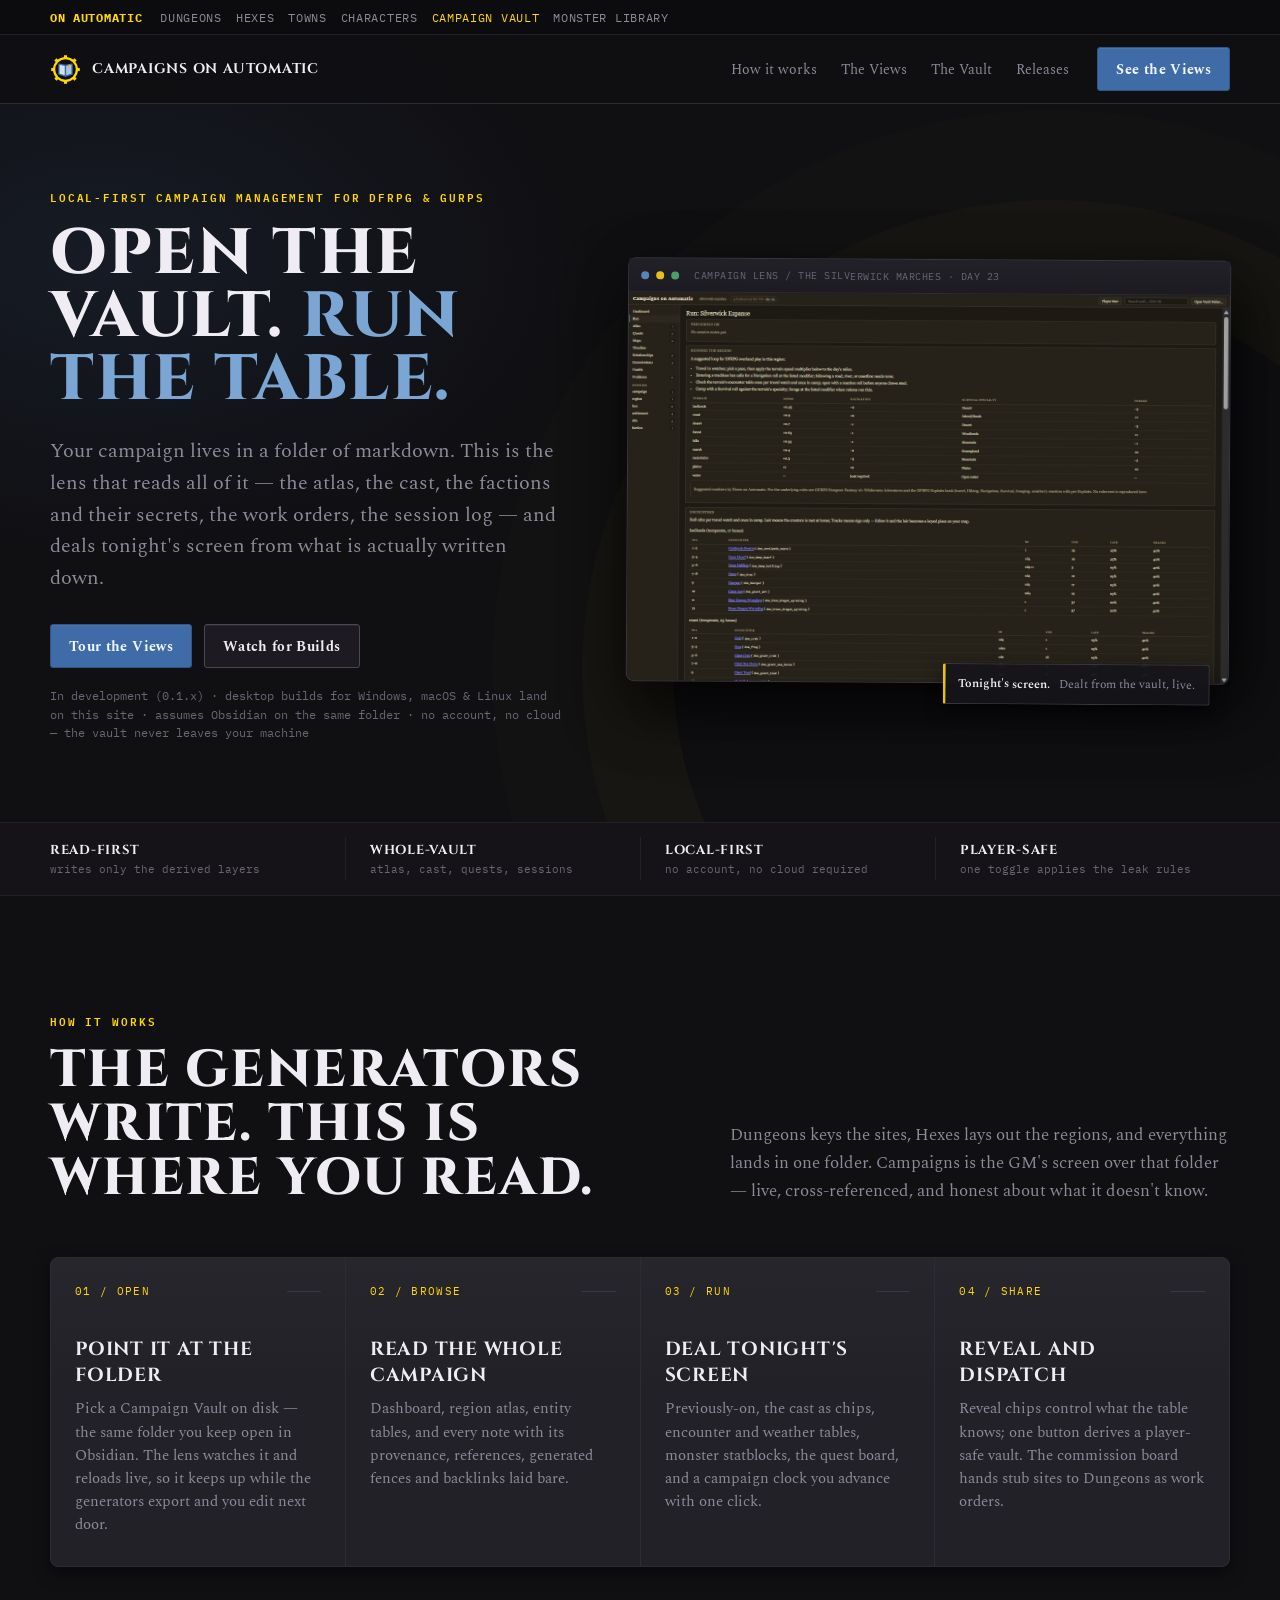
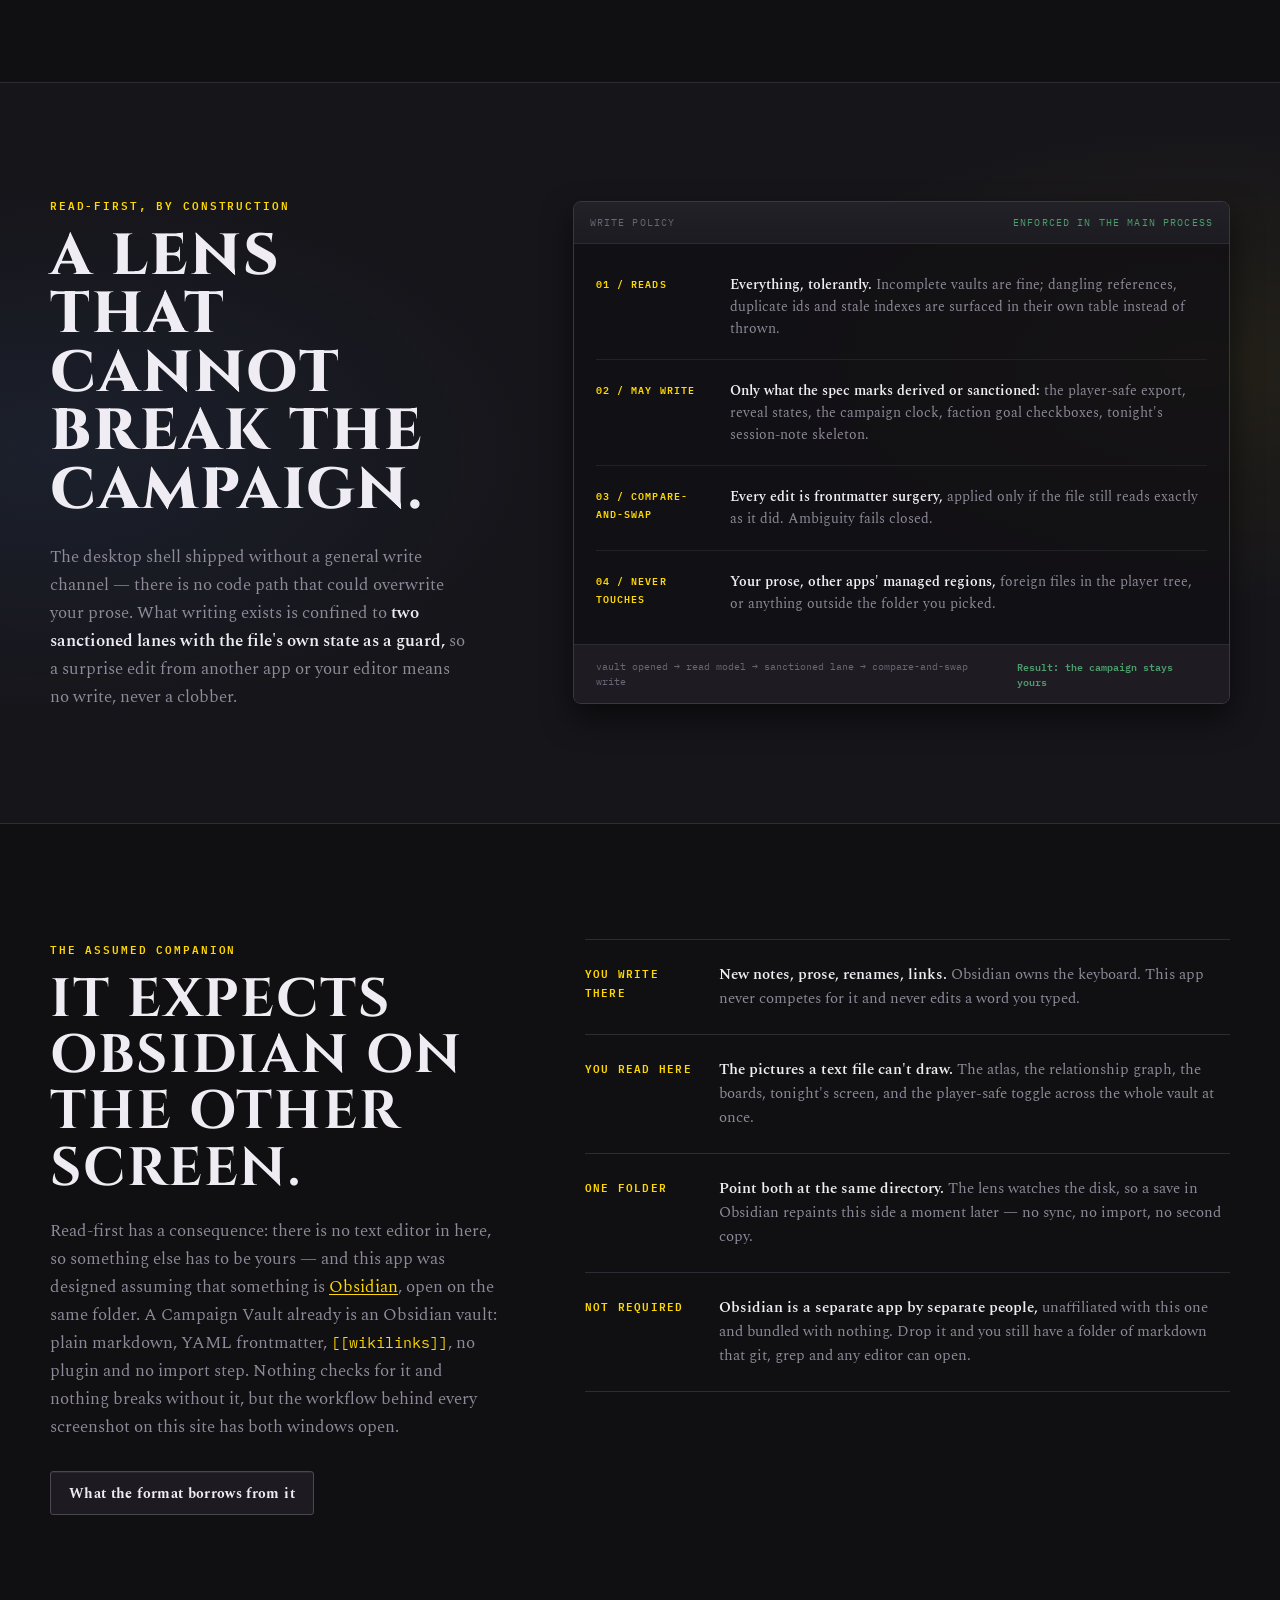
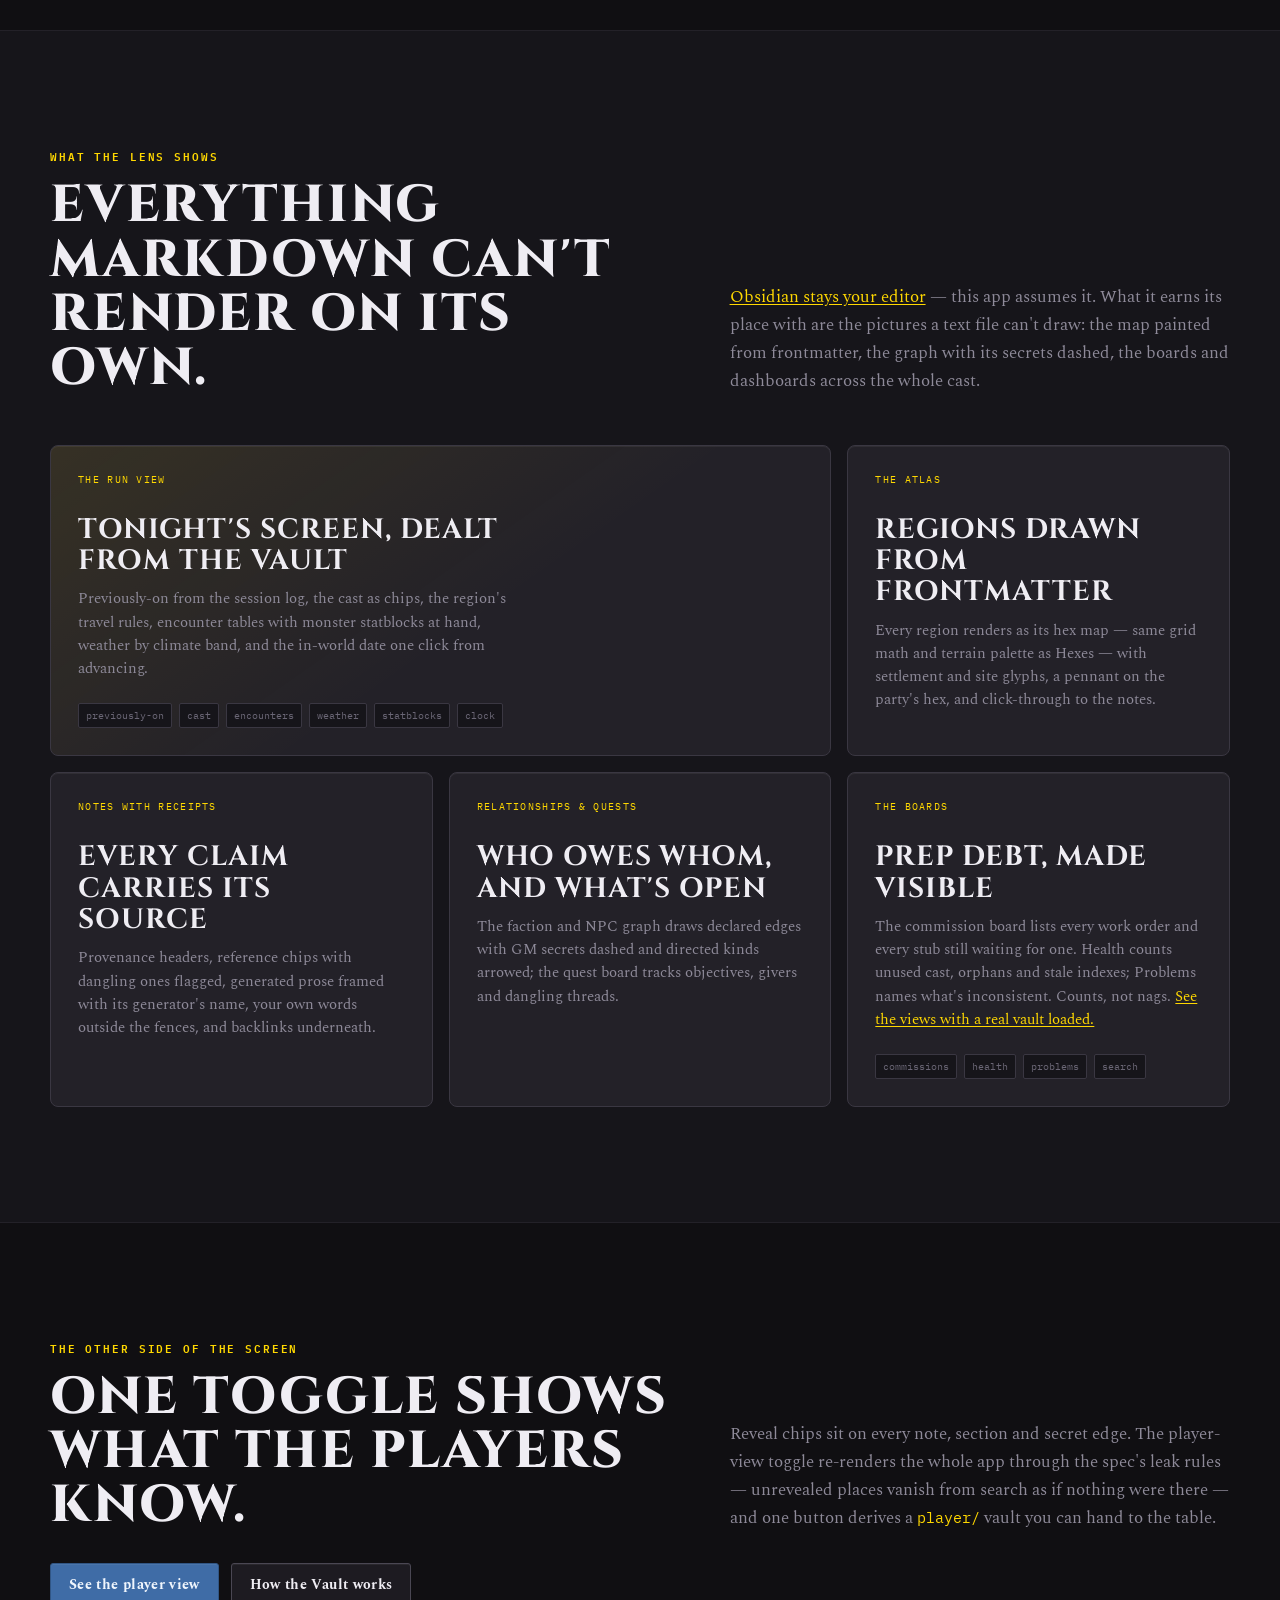
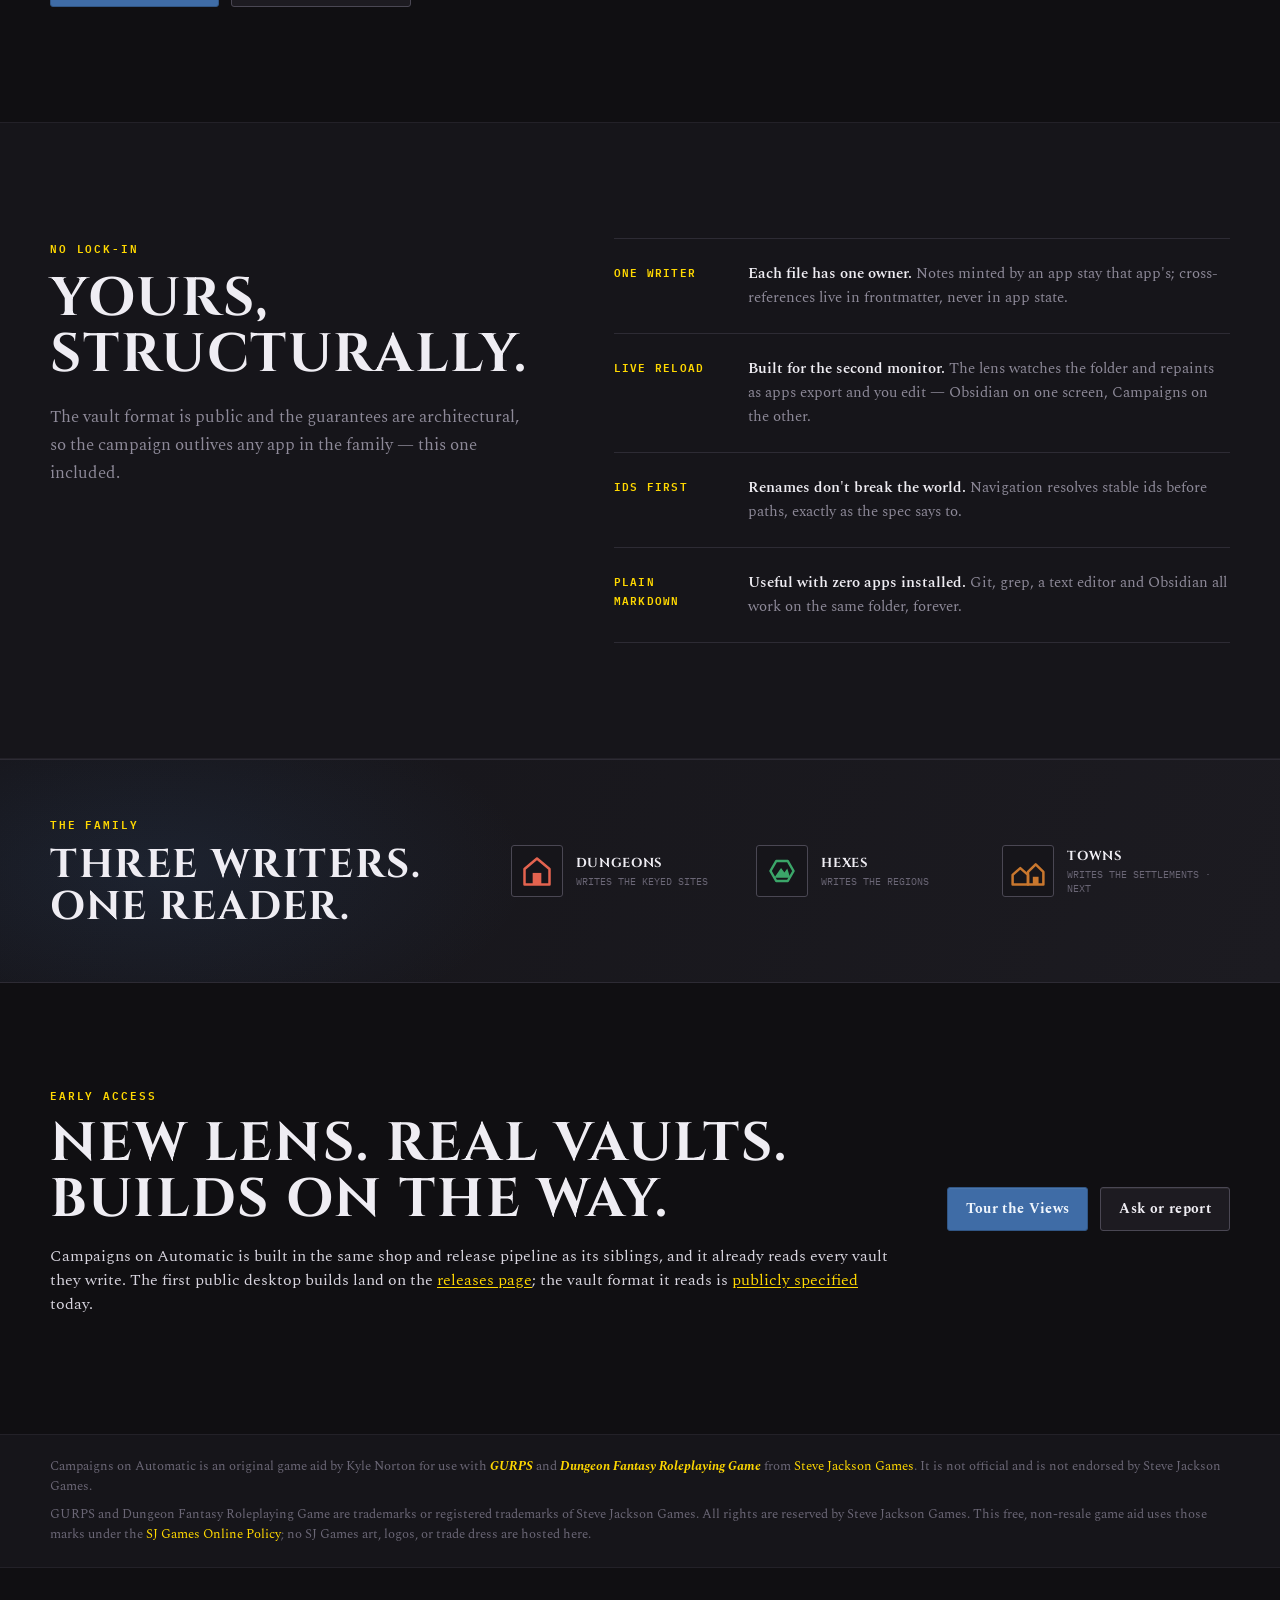
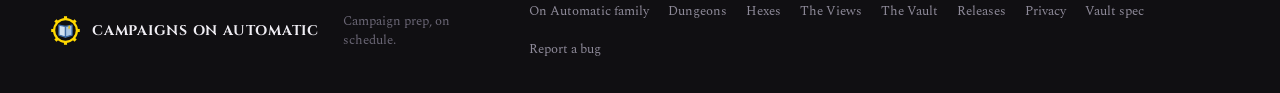
<file: index.html>
<!DOCTYPE html>
<html lang="en">
<head>
  <meta charset="utf-8">
  <meta name="viewport" content="width=device-width, initial-scale=1.0">
  <meta name="description" content="A local-first desktop app that opens a Campaign Vault — the markdown world Dungeons and Hexes on Automatic write into — and shows the whole campaign: atlas, cast, factions, quests, commissions and session tools, with a player-safe view one toggle away. Read-first, and built to sit beside Obsidian on the same folder.">
  <title>Campaigns on Automatic — Campaign Vault Browser for DFRPG &amp; GURPS</title>
  <link rel="canonical" href="https://campaignsonautomatic.com/">
  <meta property="og:site_name" content="Campaigns on Automatic">
  <meta property="og:type" content="website">
  <meta property="og:title" content="Campaigns on Automatic — Campaign Vault Browser for DFRPG &amp; GURPS">
  <meta property="og:description" content="Open the vault. Run the table. The campaign lens of the On Automatic family reads the whole vault — atlas, cast, factions, quests, commissions, session tools — and cannot break it. Designed to run beside Obsidian, not instead of it.">
  <meta property="og:url" content="https://campaignsonautomatic.com/">
  <meta property="og:image" content="https://campaignsonautomatic.com/assets/site/lens-hero.png">
  <meta property="og:image:width" content="1240">
  <meta property="og:image:height" content="800">
  <meta property="og:image:alt" content="The Campaigns on Automatic run view: travel rules, encounter tables and weather for a region, dealt from the vault.">
  <meta name="twitter:card" content="summary_large_image">
  <link rel="icon" href="assets/brand/favicon.svg" type="image/svg+xml">
  <link rel="stylesheet" href="styles.css">
  <link rel="stylesheet" href="site.css">
</head>
<body>
  <div class="site-family" aria-label="On Automatic family">
    <div class="site-wrap site-family__inner">
      <a class="site-family__brand" href="https://dungeonsonautomatic.com/family.html">On Automatic</a>
      <div class="site-family__links"><a href="https://dungeonsonautomatic.com/">Dungeons</a><a href="https://hexesonautomatic.com/">Hexes</a><a href="https://townsonautomatic.com/">Towns</a><a href="https://dungeonsonautomatic.com/characters.html">Characters</a><a href="index.html" aria-current="page">Campaign Vault</a><a href="https://dungeonsonautomatic.com/monsters.html">Monster Library</a></div>
    </div>
  </div>
  <nav class="site-nav" aria-label="Main navigation">
    <div class="site-wrap site-nav__inner">
      <a class="site-brand" href="#top" aria-label="Campaigns on Automatic home">
        <img src="assets/brand/coa_logo_transparent.svg" alt="">
        <span>Campaigns on Automatic</span>
      </a>
      <div class="site-nav__links">
        <a href="#workflow">How it works</a>
        <a href="tour.html">The Views</a>
        <a href="vault.html">The Vault</a>
        <a href="releases.html">Releases</a>
      </div>
      <a class="site-button site-button--primary" href="tour.html">See the Views</a>
    </div>
  </nav>

  <header class="site-hero" id="top">
    <div class="site-wrap site-hero__grid">
      <div class="site-hero__copy">
        <div class="site-eyebrow">Local-first campaign management for DFRPG &amp; GURPS</div>
        <h1>Open the vault. <em>Run the table.</em></h1>
        <p class="site-hero__lede">Your campaign lives in a folder of markdown. This is the lens that reads all of it &mdash; the atlas, the cast, the factions and their secrets, the work orders, the session log &mdash; and deals tonight's screen from what is actually written down.</p>
        <div class="site-hero__actions">
          <a class="site-button site-button--primary" href="tour.html">Tour the Views</a>
          <a class="site-button site-button--quiet" href="releases.html#downloads">Watch for Builds</a>
        </div>
        <p class="site-hero__note">In development (0.1.x) &middot; desktop builds for Windows, macOS &amp; Linux land on this site &middot; assumes Obsidian on the same folder &middot; no account, no cloud &mdash; the vault never leaves your machine</p>
      </div>

      <div class="product-window" aria-label="Campaigns on Automatic workspace preview">
        <div class="product-window__bar" aria-hidden="true"><i></i><i></i><i></i><span>CAMPAIGN LENS / THE SILVERWICK MARCHES · DAY 23</span></div>
        <img src="assets/site/lens-hero.png" alt="The Campaigns on Automatic run view for a region: previously-on panel, travel rules table, and per-terrain encounter tables with linked monsters, dealt from the vault.">
        <div class="product-window__caption"><strong>Tonight's screen.</strong> Dealt from the vault, live.</div>
      </div>
    </div>
  </header>

  <div class="proof-strip" aria-label="Product highlights">
    <div class="site-wrap proof-strip__inner">
      <div class="proof"><b>Read-first</b><span>writes only the derived layers</span></div>
      <div class="proof"><b>Whole-vault</b><span>atlas, cast, quests, sessions</span></div>
      <div class="proof"><b>Local-first</b><span>no account, no cloud required</span></div>
      <div class="proof"><b>Player-safe</b><span>one toggle applies the leak rules</span></div>
    </div>
  </div>

  <main>
    <section class="site-section" id="workflow">
      <div class="site-wrap">
        <div class="section-heading">
          <div>
            <div class="site-eyebrow">How it works</div>
            <h2>The generators write. This is where you read.</h2>
          </div>
          <p>Dungeons keys the sites, Hexes lays out the regions, and everything lands in one folder. Campaigns is the GM's screen over that folder &mdash; live, cross-referenced, and honest about what it doesn't know.</p>
        </div>

        <div class="workflow">
          <article class="workflow__step">
            <div class="workflow__number">01 / OPEN</div>
            <h3>Point it at the folder</h3>
            <p>Pick a Campaign Vault on disk &mdash; the same folder you keep open in Obsidian. The lens watches it and reloads live, so it keeps up while the generators export and you edit next door.</p>
          </article>
          <article class="workflow__step">
            <div class="workflow__number">02 / BROWSE</div>
            <h3>Read the whole campaign</h3>
            <p>Dashboard, region atlas, entity tables, and every note with its provenance, references, generated fences and backlinks laid bare.</p>
          </article>
          <article class="workflow__step">
            <div class="workflow__number">03 / RUN</div>
            <h3>Deal tonight's screen</h3>
            <p>Previously-on, the cast as chips, encounter and weather tables, monster statblocks, the quest board, and a campaign clock you advance with one click.</p>
          </article>
          <article class="workflow__step">
            <div class="workflow__number">04 / SHARE</div>
            <h3>Reveal and dispatch</h3>
            <p>Reveal chips control what the table knows; one button derives a player-safe vault. The commission board hands stub sites to Dungeons as work orders.</p>
          </article>
        </div>
      </div>
    </section>

    <section class="hybrid" id="write-policy" aria-labelledby="write-policy-title">
      <div class="site-wrap hybrid__inner">
        <div>
          <div class="site-eyebrow">Read-first, by construction</div>
          <h2 id="write-policy-title">A lens that cannot break the campaign.</h2>
          <p class="hybrid__lede">The desktop shell shipped without a general write channel &mdash; there is no code path that could overwrite your prose. What writing exists is confined to <strong>two sanctioned lanes with the file's own state as a guard,</strong> so a surprise edit from another app or your editor means no write, never a clobber.</p>
        </div>

        <div class="hybrid__machine" aria-label="What the app may and may not write">
          <div class="hybrid__machine-head"><span>Write policy</span><span>Enforced in the main process</span></div>
          <div class="hybrid__flow">
            <div class="hybrid__step"><b>01 / Reads</b><p><strong>Everything, tolerantly.</strong> Incomplete vaults are fine; dangling references, duplicate ids and stale indexes are surfaced in their own table instead of thrown.</p></div>
            <div class="hybrid__step"><b>02 / May write</b><p><strong>Only what the spec marks derived or sanctioned:</strong> the player-safe export, reveal states, the campaign clock, faction goal checkboxes, tonight's session-note skeleton.</p></div>
            <div class="hybrid__step"><b>03 / Compare-and-swap</b><p><strong>Every edit is frontmatter surgery,</strong> applied only if the file still reads exactly as it did. Ambiguity fails closed.</p></div>
            <div class="hybrid__step"><b>04 / Never touches</b><p><strong>Your prose, other apps' managed regions,</strong> foreign files in the player tree, or anything outside the folder you picked.</p></div>
          </div>
          <div class="hybrid__result"><span>vault opened &rarr; read model &rarr; sanctioned lane &rarr; compare-and-swap write</span><strong>Result: the campaign stays yours</strong></div>
        </div>
      </div>
    </section>

    <section class="site-section" id="obsidian">
      <div class="site-wrap control-grid">
        <div>
          <div class="site-eyebrow">The assumed companion</div>
          <h2>It expects Obsidian on the other screen.</h2>
          <p class="control-grid__lede">Read-first has a consequence: there is no text editor in here, so something else has to be yours &mdash; and this app was designed assuming that something is <a href="https://obsidian.md/">Obsidian</a>, open on the same folder. A Campaign Vault already is an Obsidian vault: plain markdown, YAML frontmatter, <code>[[wikilinks]]</code>, no plugin and no import step. Nothing checks for it and nothing breaks without it, but the workflow behind every screenshot on this site has both windows open.</p>
          <div class="site-hero__actions">
            <a class="site-button site-button--quiet" href="vault.html#obsidian">What the format borrows from it</a>
          </div>
        </div>
        <div class="control-list">
          <div class="control-item"><b>You write there</b><p><strong>New notes, prose, renames, links.</strong> Obsidian owns the keyboard. This app never competes for it and never edits a word you typed.</p></div>
          <div class="control-item"><b>You read here</b><p><strong>The pictures a text file can't draw.</strong> The atlas, the relationship graph, the boards, tonight's screen, and the player-safe toggle across the whole vault at once.</p></div>
          <div class="control-item"><b>One folder</b><p><strong>Point both at the same directory.</strong> The lens watches the disk, so a save in Obsidian repaints this side a moment later &mdash; no sync, no import, no second copy.</p></div>
          <div class="control-item"><b>Not required</b><p><strong>Obsidian is a separate app by separate people,</strong> unaffiliated with this one and bundled with nothing. Drop it and you still have a folder of markdown that git, grep and any editor can open.</p></div>
        </div>
      </div>
    </section>

    <section class="site-section site-section--sunken" id="views">
      <div class="site-wrap">
        <div class="section-heading">
          <div>
            <div class="site-eyebrow">What the lens shows</div>
            <h2>Everything markdown can't render on its own.</h2>
          </div>
          <p><a href="#obsidian">Obsidian stays your editor</a> &mdash; this app assumes it. What it earns its place with are the pictures a text file can't draw: the map painted from frontmatter, the graph with its secrets dashed, the boards and dashboards across the whole cast.</p>
        </div>

        <div class="artifact-grid">
          <article class="artifact artifact--wide artifact--brass">
            <div class="artifact__label">The run view</div>
            <h3>Tonight's screen, dealt from the vault</h3>
            <p>Previously-on from the session log, the cast as chips, the region's travel rules, encounter tables with monster statblocks at hand, weather by climate band, and the in-world date one click from advancing.</p>
            <div class="artifact__tags"><span>previously-on</span><span>cast</span><span>encounters</span><span>weather</span><span>statblocks</span><span>clock</span></div>
          </article>
          <article class="artifact artifact--lapis">
            <div class="artifact__label">The atlas</div>
            <h3>Regions drawn from frontmatter</h3>
            <p>Every region renders as its hex map &mdash; same grid math and terrain palette as Hexes &mdash; with settlement and site glyphs, a pennant on the party's hex, and click-through to the notes.</p>
          </article>
          <article class="artifact">
            <div class="artifact__label">Notes with receipts</div>
            <h3>Every claim carries its source</h3>
            <p>Provenance headers, reference chips with dangling ones flagged, generated prose framed with its generator's name, your own words outside the fences, and backlinks underneath.</p>
          </article>
          <article class="artifact">
            <div class="artifact__label">Relationships &amp; quests</div>
            <h3>Who owes whom, and what's open</h3>
            <p>The faction and NPC graph draws declared edges with GM secrets dashed and directed kinds arrowed; the quest board tracks objectives, givers and dangling threads.</p>
          </article>
          <article class="artifact">
            <div class="artifact__label">The boards</div>
            <h3>Prep debt, made visible</h3>
            <p>The commission board lists every work order and every stub still waiting for one. Health counts unused cast, orphans and stale indexes; Problems names what's inconsistent. Counts, not nags. <a href="tour.html">See the views with a real vault loaded.</a></p>
            <div class="artifact__tags"><span>commissions</span><span>health</span><span>problems</span><span>search</span></div>
          </article>
        </div>
      </div>
    </section>

    <section class="site-section" id="player-view">
      <div class="site-wrap">
        <div class="section-heading">
          <div>
            <div class="site-eyebrow">The other side of the screen</div>
            <h2>One toggle shows what the players know.</h2>
          </div>
          <p>Reveal chips sit on every note, section and secret edge. The player-view toggle re-renders the whole app through the spec's leak rules &mdash; unrevealed places vanish from search as if nothing were there &mdash; and one button derives a <code style="font-family: var(--font-mono); font-size: 0.9em; color: var(--brass-300);">player/</code> vault you can hand to the table.</p>
        </div>
        <div class="site-hero__actions">
          <a class="site-button site-button--primary" href="tour.html#player-view">See the player view</a>
          <a class="site-button site-button--quiet" href="vault.html">How the Vault works</a>
        </div>
      </div>
    </section>

    <section class="site-section site-section--sunken" id="structure">
      <div class="site-wrap control-grid">
        <div>
          <div class="site-eyebrow">No lock-in</div>
          <h2>Yours, structurally.</h2>
          <p class="control-grid__lede">The vault format is public and the guarantees are architectural, so the campaign outlives any app in the family &mdash; this one included.</p>
        </div>
        <div class="control-list">
          <div class="control-item"><b>One writer</b><p><strong>Each file has one owner.</strong> Notes minted by an app stay that app's; cross-references live in frontmatter, never in app state.</p></div>
          <div class="control-item"><b>Live reload</b><p><strong>Built for the second monitor.</strong> The lens watches the folder and repaints as apps export and you edit &mdash; Obsidian on one screen, Campaigns on the other.</p></div>
          <div class="control-item"><b>Ids first</b><p><strong>Renames don't break the world.</strong> Navigation resolves stable ids before paths, exactly as the spec says to.</p></div>
          <div class="control-item"><b>Plain markdown</b><p><strong>Useful with zero apps installed.</strong> Git, grep, a text editor and Obsidian all work on the same folder, forever.</p></div>
        </div>
      </div>
    </section>

    <section class="staff-band" aria-labelledby="staff-title">
      <div class="site-wrap staff-band__inner">
        <div>
          <div class="site-eyebrow">The family</div>
          <h2 id="staff-title">Three writers. One reader.</h2>
        </div>
        <div class="staff-band__roster staff-band__roster--three">
          <div class="staff-member">
            <svg viewBox="0 0 52 52" aria-hidden="true"><path d="M13 40 L13 24 L26 13 L39 24 L39 40 Z" fill="none" stroke="#e4634f" stroke-width="2.6" stroke-linejoin="round"/><rect x="21.5" y="28" width="9" height="12" fill="#e4634f"/></svg>
            <div><b><a href="https://dungeonsonautomatic.com/">Dungeons</a></b><span>writes the keyed sites</span></div>
          </div>
          <div class="staff-member">
            <svg viewBox="0 0 52 52" aria-hidden="true"><polygon points="38,26 32,36.4 20,36.4 14,26 20,15.6 32,15.6" fill="none" stroke="#3ba669" stroke-width="2.6" stroke-linejoin="round"/><polygon points="18,33 25,23 28.5,27.5 31.5,23.5 34.5,33" fill="#3ba669"/></svg>
            <div><b><a href="https://hexesonautomatic.com/">Hexes</a></b><span>writes the regions</span></div>
          </div>
          <div class="staff-member">
            <svg viewBox="0 0 52 52" aria-hidden="true"><g fill="none" stroke="#c9772e" stroke-width="2.6" stroke-linejoin="round"><path d="M10 40 L10 30 L18 23 L26 30 L26 40 Z"/><path d="M26 40 L26 27 L34 19 L42 27 L42 40 Z"/></g><rect x="31" y="32" width="6" height="8" fill="#c9772e"/></svg>
            <div><b><a href="https://townsonautomatic.com/">Towns</a></b><span>writes the settlements &middot; next</span></div>
          </div>
        </div>
      </div>
    </section>

    <section>
      <div class="site-wrap closing">
        <div>
          <div class="site-eyebrow">Early access</div>
          <h2>New lens. Real vaults. Builds on the way.</h2>
          <p>Campaigns on Automatic is built in the same shop and release pipeline as its siblings, and it already reads every vault they write. The first public desktop builds land on the <a href="releases.html">releases page</a>; the vault format it reads is <a href="https://github.com/Zuljita/CampaignsOnAutomatic">publicly specified</a> today.</p>
        </div>
        <div class="closing__actions">
          <a class="site-button site-button--primary" href="tour.html">Tour the Views</a>
          <a class="site-button site-button--quiet" href="https://github.com/Zuljita/DungeonsOnAutomaticSite/issues">Ask or report</a>
        </div>
      </div>
    </section>
  </main>

  <section class="legal-notice" aria-label="Steve Jackson Games notice">
    <div class="site-wrap wrap">
      <p>Campaigns on Automatic is an original game aid by Kyle Norton for use with <a href="https://www.sjgames.com/gurps/"><b><i>GURPS</i></b></a> and <a href="https://www.sjgames.com/dungeonfantasy/"><b><i>Dungeon Fantasy Roleplaying Game</i></b></a> from <a href="https://www.sjgames.com/">Steve Jackson Games</a>. It is not official and is not endorsed by Steve Jackson Games.</p>
      <p>GURPS and Dungeon Fantasy Roleplaying Game are trademarks or registered trademarks of Steve Jackson Games. All rights are reserved by Steve Jackson Games. This free, non-resale game aid uses those marks under the <a href="https://www.sjgames.com/general/online_policy.html">SJ Games Online Policy</a>; no SJ Games art, logos, or trade dress are hosted here.</p>
    </div>
  </section>

  <footer class="site-footer">
    <div class="site-wrap site-footer__inner">
      <a class="site-brand" href="#top"><img src="assets/brand/coa_logo_transparent.svg" alt=""><span>Campaigns on Automatic</span></a>
      <span>Campaign prep, on schedule.</span>
      <div class="site-footer__links">
        <a href="https://dungeonsonautomatic.com/family.html">On Automatic family</a>
        <a href="https://dungeonsonautomatic.com/">Dungeons</a>
        <a href="https://hexesonautomatic.com/">Hexes</a>
        <a href="tour.html">The Views</a>
        <a href="vault.html">The Vault</a>
        <a href="releases.html">Releases</a>
        <a href="privacy.html">Privacy</a>
        <a href="https://github.com/Zuljita/CampaignsOnAutomatic">Vault spec</a>
        <a href="https://github.com/Zuljita/DungeonsOnAutomaticSite/issues">Report a bug</a>
      </div>
    </div>
  </footer>
</body>
</html>
</file>
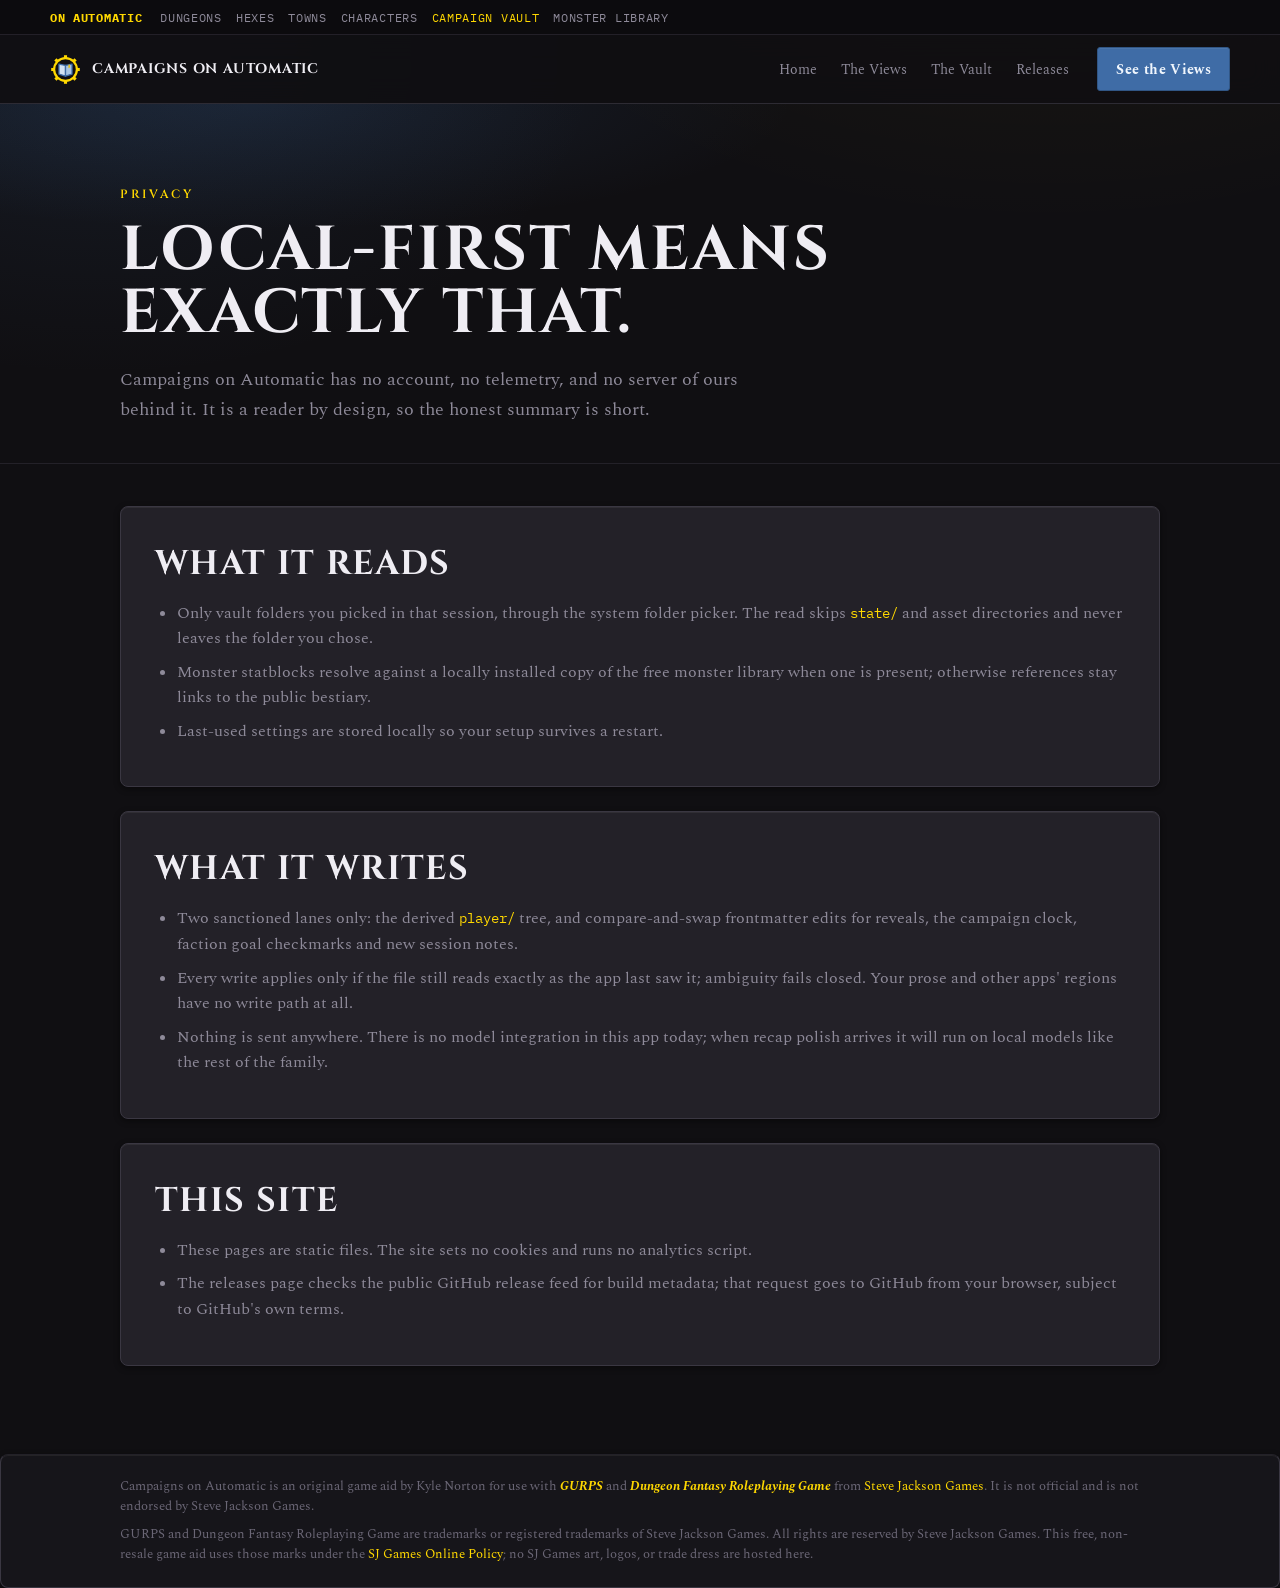
<file: privacy.html>
<!DOCTYPE html>
<html lang="en">
<head>
  <meta charset="utf-8">
  <meta name="viewport" content="width=device-width, initial-scale=1.0">
  <meta name="description" content="Privacy and local-first behavior for Campaigns on Automatic.">
  <title>Campaigns on Automatic — Privacy</title>
  <link rel="canonical" href="https://campaignsonautomatic.com/privacy.html">
  <meta property="og:site_name" content="Campaigns on Automatic">
  <meta property="og:type" content="website">
  <meta property="og:title" content="Campaigns on Automatic — Privacy">
  <meta property="og:description" content="Privacy and local-first behavior for Campaigns on Automatic.">
  <meta property="og:url" content="https://campaignsonautomatic.com/privacy.html">
  <link rel="icon" href="assets/brand/favicon.svg" type="image/svg+xml">
  <link rel="stylesheet" href="styles.css">
  <style>
    * { box-sizing: border-box; }
    body { margin: 0; background: var(--surface-app); color: var(--text-body); font-family: var(--font-body); }
    a { color: inherit; text-decoration: none; }
    .wrap { width: min(1040px, 92vw); margin: 0 auto; }
    header { padding: clamp(48px, 8vw, 90px) 0 40px; border-bottom: 1px solid var(--stone-800); background: radial-gradient(60% 50% at 20% 0%, rgba(63,108,166,0.17), transparent 70%); }
    .eyebrow { font-family: var(--font-display); font-weight: 600; font-size: 12px; letter-spacing: var(--tracking-eyebrow); text-transform: uppercase; color: var(--brass-300); }
    h1, h2 { font-family: var(--font-display); color: var(--text-strong); text-transform: uppercase; }
    h1 { max-width: 860px; margin: 14px 0 0; font-size: clamp(42px, 6vw, 72px); line-height: 1.03; letter-spacing: 0.03em; }
    .lead { max-width: 70ch; margin: 20px 0 0; color: var(--text-muted); font-size: 18px; line-height: 1.65; }
    main { display: grid; gap: 24px; padding: 42px 0 88px; }
    section { background: var(--surface-panel); border: 1px solid var(--border-hairline); border-radius: var(--radius-lg); padding: clamp(22px, 4vw, 34px); box-shadow: var(--shadow-sm), var(--glint-top); }
    h2 { margin: 0; font-size: clamp(24px, 3vw, 34px); letter-spacing: 0.04em; }
    p, li { color: var(--text-muted); line-height: 1.65; font-size: 15.5px; }
    ul { margin: 14px 0 0; padding-left: 22px; }
    ul li { margin-bottom: 8px; }
    section a { color: var(--brass-300); }
    code { font-family: var(--font-mono); font-size: 0.92em; color: var(--brass-300); }
    strong { color: var(--text-strong); }
  </style>
  <link rel="stylesheet" href="site.css">
</head>
<body>
  <div class="site-family" aria-label="On Automatic family">
    <div class="site-wrap site-family__inner">
      <a class="site-family__brand" href="https://dungeonsonautomatic.com/family.html">On Automatic</a>
      <div class="site-family__links"><a href="https://dungeonsonautomatic.com/">Dungeons</a><a href="https://hexesonautomatic.com/">Hexes</a><a href="https://townsonautomatic.com/">Towns</a><a href="https://dungeonsonautomatic.com/characters.html">Characters</a><a href="index.html" aria-current="page">Campaign Vault</a><a href="https://dungeonsonautomatic.com/monsters.html">Monster Library</a></div>
    </div>
  </div>
  <nav class="site-nav" aria-label="Main navigation">
    <div class="site-wrap site-nav__inner">
      <a class="site-brand" href="index.html"><img src="assets/brand/coa_logo_transparent.svg" alt=""><span>Campaigns on Automatic</span></a>
      <div class="site-nav__links"><a href="index.html">Home</a><a href="tour.html">The Views</a><a href="vault.html">The Vault</a><a href="releases.html">Releases</a></div>
      <a class="site-button site-button--primary" href="tour.html">See the Views</a>
    </div>
  </nav>
  <header>
    <div class="wrap">
      <span class="eyebrow">Privacy</span>
      <h1>Local-first means exactly that.</h1>
      <p class="lead">Campaigns on Automatic has no account, no telemetry, and no server of ours behind it. It is a reader by design, so the honest summary is short.</p>
    </div>
  </header>
  <main class="wrap">
    <section>
      <h2>What it reads</h2>
      <ul>
        <li>Only vault folders you picked in that session, through the system folder picker. The read skips <code>state/</code> and asset directories and never leaves the folder you chose.</li>
        <li>Monster statblocks resolve against a locally installed copy of the free monster library when one is present; otherwise references stay links to the public bestiary.</li>
        <li>Last-used settings are stored locally so your setup survives a restart.</li>
      </ul>
    </section>
    <section>
      <h2>What it writes</h2>
      <ul>
        <li>Two sanctioned lanes only: the derived <code>player/</code> tree, and compare-and-swap frontmatter edits for reveals, the campaign clock, faction goal checkmarks and new session notes.</li>
        <li>Every write applies only if the file still reads exactly as the app last saw it; ambiguity fails closed. Your prose and other apps' regions have no write path at all.</li>
        <li>Nothing is sent anywhere. There is no model integration in this app today; when recap polish arrives it will run on local models like the rest of the family.</li>
      </ul>
    </section>
    <section>
      <h2>This site</h2>
      <ul>
        <li>These pages are static files. The site sets no cookies and runs no analytics script.</li>
        <li>The releases page checks the public GitHub release feed for build metadata; that request goes to GitHub from your browser, subject to GitHub's own terms.</li>
      </ul>
    </section>
  </main>
  <section class="legal-notice" aria-label="Steve Jackson Games notice">
    <div class="wrap">
      <p>Campaigns on Automatic is an original game aid by Kyle Norton for use with <a href="https://www.sjgames.com/gurps/"><b><i>GURPS</i></b></a> and <a href="https://www.sjgames.com/dungeonfantasy/"><b><i>Dungeon Fantasy Roleplaying Game</i></b></a> from <a href="https://www.sjgames.com/">Steve Jackson Games</a>. It is not official and is not endorsed by Steve Jackson Games.</p>
      <p>GURPS and Dungeon Fantasy Roleplaying Game are trademarks or registered trademarks of Steve Jackson Games. All rights are reserved by Steve Jackson Games. This free, non-resale game aid uses those marks under the <a href="https://www.sjgames.com/general/online_policy.html">SJ Games Online Policy</a>; no SJ Games art, logos, or trade dress are hosted here.</p>
    </div>
  </section>
</body>
</html>
</file>
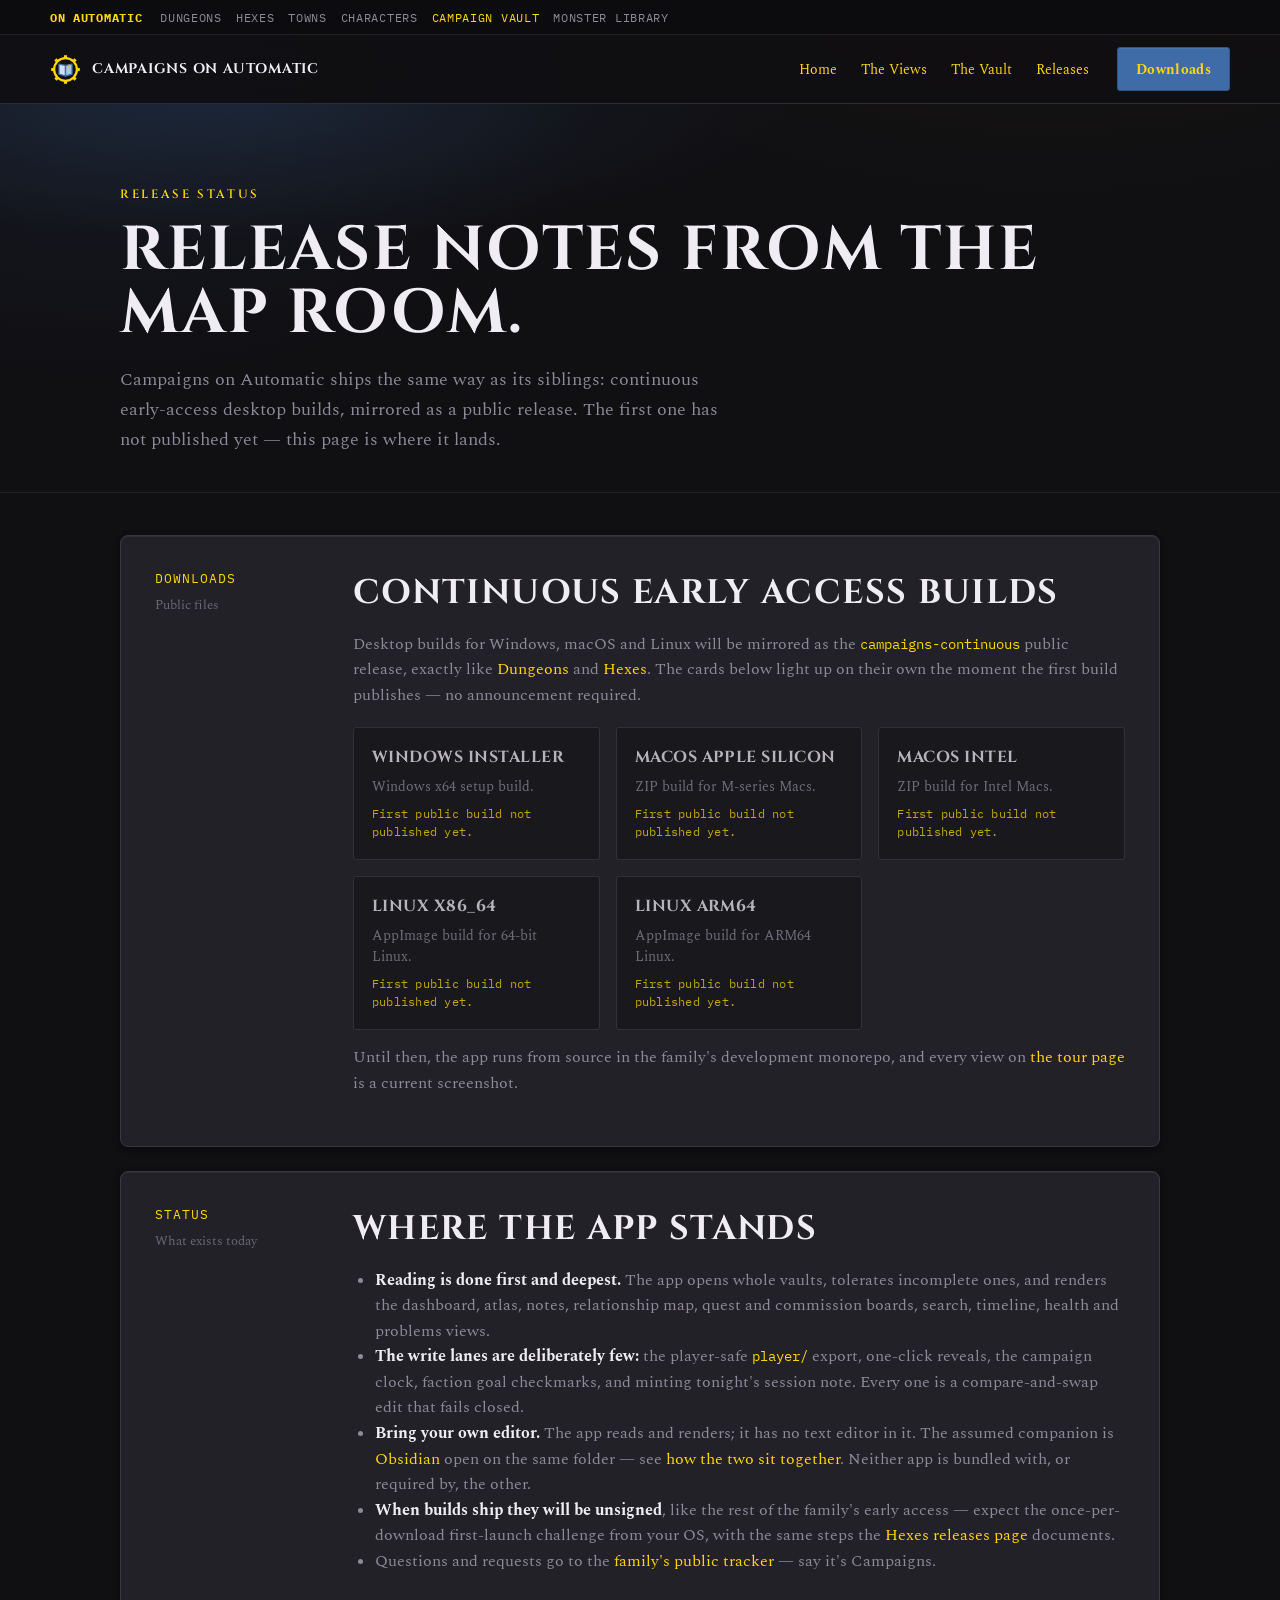
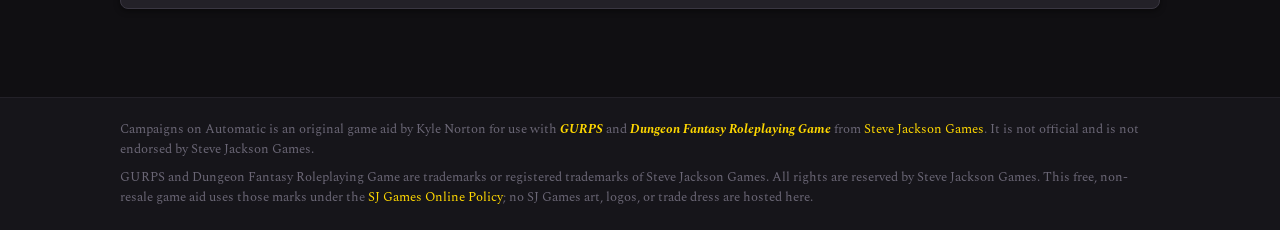
<file: releases.html>
<!DOCTYPE html>
<html lang="en">
<head>
  <meta charset="utf-8">
  <meta name="viewport" content="width=device-width, initial-scale=1.0">
  <meta name="description" content="Campaigns on Automatic release status. Desktop builds for Windows, macOS and Linux publish here when the first one ships.">
  <title>Campaigns on Automatic — Releases</title>
  <link rel="canonical" href="https://campaignsonautomatic.com/releases.html">
  <meta property="og:site_name" content="Campaigns on Automatic">
  <meta property="og:type" content="website">
  <meta property="og:title" content="Campaigns on Automatic — Releases">
  <meta property="og:description" content="Release status and, once they ship, downloads for the Campaigns on Automatic desktop builds.">
  <meta property="og:url" content="https://campaignsonautomatic.com/releases.html">
  <link rel="icon" href="assets/brand/favicon.svg" type="image/svg+xml">
  <link rel="stylesheet" href="styles.css">
  <style>
    * { box-sizing: border-box; }
    body { margin: 0; background: var(--surface-app); color: var(--text-body); font-family: var(--font-body); }
    a { color: inherit; text-decoration: none; }
    .wrap { width: min(1040px, 92vw); margin: 0 auto; }
    header { padding: clamp(48px, 8vw, 90px) 0 40px; border-bottom: 1px solid var(--stone-800); background: radial-gradient(60% 50% at 20% 0%, rgba(63,108,166,0.17), transparent 70%); }
    .eyebrow { font-family: var(--font-display); font-weight: 600; font-size: 12px; letter-spacing: var(--tracking-eyebrow); text-transform: uppercase; color: var(--brass-300); }
    h1, h2, h3 { font-family: var(--font-display); color: var(--text-strong); text-transform: uppercase; }
    h1 { max-width: 820px; margin: 14px 0 0; font-size: clamp(42px, 6vw, 72px); line-height: 1.03; letter-spacing: 0.03em; }
    .lead { max-width: 68ch; margin: 20px 0 0; color: var(--text-muted); font-size: 18px; line-height: 1.65; }
    main { display: grid; gap: 24px; padding: 42px 0 88px; }
    .release { display: grid; grid-template-columns: 170px 1fr; gap: 28px; background: var(--surface-panel); border: 1px solid var(--border-hairline); border-radius: var(--radius-lg); padding: clamp(22px, 4vw, 34px); box-shadow: var(--shadow-sm), var(--glint-top); }
    .version { font-family: var(--font-mono); color: var(--brass-300); font-size: 13px; letter-spacing: 0.08em; text-transform: uppercase; }
    .date { margin-top: 8px; color: var(--text-faint); font-size: 13px; }
    h2 { margin: 0; font-size: clamp(24px, 3vw, 34px); letter-spacing: 0.04em; }
    h3 { margin: 26px 0 0; font-size: 18px; letter-spacing: 0.03em; }
    p, li { color: var(--text-muted); line-height: 1.65; font-size: 15.5px; }
    ul { margin: 16px 0 0; padding-left: 22px; }
    a:not(.download) { color: var(--brass-300); }
    .downloads { display: grid; grid-template-columns: repeat(3, 1fr); gap: 16px; margin-top: 18px; }
    .download { display: block; min-height: 120px; padding: 18px; border: 1px solid var(--border-hairline); border-radius: var(--radius-sm); background: var(--surface-sunken); color: inherit; }
    .download[href]:hover { border-color: var(--lapis-400); }
    .download:not([href]) { opacity: 0.72; cursor: default; }
    .download strong { display: block; font-family: var(--font-display); color: var(--text-strong); text-transform: uppercase; letter-spacing: 0.03em; }
    .download span { display: block; margin-top: 8px; color: var(--text-muted); font-size: 14px; line-height: 1.5; }
    .download .download-meta { color: var(--brass-300); font-family: var(--font-mono); font-size: 12px; letter-spacing: 0.02em; }
    code { font-family: var(--font-mono); font-size: 0.92em; color: var(--brass-300); }
    strong { color: var(--text-strong); }
    @media (max-width: 760px) {
      .release { grid-template-columns: 1fr; }
      .downloads { grid-template-columns: 1fr; }
    }
  </style>
  <link rel="stylesheet" href="site.css">
</head>
<body>
  <div class="site-family" aria-label="On Automatic family">
    <div class="site-wrap site-family__inner">
      <a class="site-family__brand" href="https://dungeonsonautomatic.com/family.html">On Automatic</a>
      <div class="site-family__links"><a href="https://dungeonsonautomatic.com/">Dungeons</a><a href="https://hexesonautomatic.com/">Hexes</a><a href="https://townsonautomatic.com/">Towns</a><a href="https://dungeonsonautomatic.com/characters.html">Characters</a><a href="index.html" aria-current="page">Campaign Vault</a><a href="https://dungeonsonautomatic.com/monsters.html">Monster Library</a></div>
    </div>
  </div>
  <nav class="site-nav" aria-label="Main navigation">
    <div class="site-wrap site-nav__inner">
      <a class="site-brand" href="index.html"><img src="assets/brand/coa_logo_transparent.svg" alt=""><span>Campaigns on Automatic</span></a>
      <div class="site-nav__links"><a href="index.html">Home</a><a href="tour.html">The Views</a><a href="vault.html">The Vault</a><a href="releases.html" aria-current="page">Releases</a></div>
      <a class="site-button site-button--primary" href="#downloads">Downloads</a>
    </div>
  </nav>
  <header>
    <div class="wrap">
      <span class="eyebrow">Release status</span>
      <h1>Release notes from the map room.</h1>
      <p class="lead">Campaigns on Automatic ships the same way as its siblings: continuous early-access desktop builds, mirrored as a public release. The first one has not published yet &mdash; this page is where it lands.</p>
    </div>
  </header>
  <main class="wrap">
    <article class="release" id="downloads">
      <aside>
        <div class="version">Downloads</div>
        <div class="date">Public files</div>
      </aside>
      <div>
        <h2>Continuous early access builds</h2>
        <p>Desktop builds for Windows, macOS and Linux will be mirrored as the <code>campaigns-continuous</code> public release, exactly like <a href="https://dungeonsonautomatic.com/releases.html">Dungeons</a> and <a href="https://hexesonautomatic.com/releases.html">Hexes</a>. The cards below light up on their own the moment the first build publishes &mdash; no announcement required.</p>
        <div class="downloads">
          <a class="download" data-download-id="windows-x64"><strong>Windows installer</strong><span>Windows x64 setup build.</span><span class="download-meta">First public build not published yet.</span></a>
          <a class="download" data-download-id="mac-arm64"><strong>macOS Apple silicon</strong><span>ZIP build for M-series Macs.</span><span class="download-meta">First public build not published yet.</span></a>
          <a class="download" data-download-id="mac-x64"><strong>macOS Intel</strong><span>ZIP build for Intel Macs.</span><span class="download-meta">First public build not published yet.</span></a>
          <a class="download" data-download-id="linux-x86_64"><strong>Linux x86_64</strong><span>AppImage build for 64-bit Linux.</span><span class="download-meta">First public build not published yet.</span></a>
          <a class="download" data-download-id="linux-arm64"><strong>Linux ARM64</strong><span>AppImage build for ARM64 Linux.</span><span class="download-meta">First public build not published yet.</span></a>
        </div>
        <p id="downloads-status">Until then, the app runs from source in the family's development monorepo, and every view on <a href="tour.html">the tour page</a> is a current screenshot.</p>
      </div>
    </article>
    <article class="release" id="status">
      <aside>
        <div class="version">Status</div>
        <div class="date">What exists today</div>
      </aside>
      <div>
        <h2>Where the app stands</h2>
        <ul>
          <li><strong>Reading is done first and deepest.</strong> The app opens whole vaults, tolerates incomplete ones, and renders the dashboard, atlas, notes, relationship map, quest and commission boards, search, timeline, health and problems views.</li>
          <li><strong>The write lanes are deliberately few:</strong> the player-safe <code>player/</code> export, one-click reveals, the campaign clock, faction goal checkmarks, and minting tonight's session note. Every one is a compare-and-swap edit that fails closed.</li>
          <li><strong>Bring your own editor.</strong> The app reads and renders; it has no text editor in it. The assumed companion is <a href="https://obsidian.md/">Obsidian</a> open on the same folder &mdash; see <a href="index.html#obsidian">how the two sit together</a>. Neither app is bundled with, or required by, the other.</li>
          <li><strong>When builds ship they will be unsigned</strong>, like the rest of the family's early access &mdash; expect the once-per-download first-launch challenge from your OS, with the same steps the <a href="https://hexesonautomatic.com/releases.html#known-issues">Hexes releases page</a> documents.</li>
          <li>Questions and requests go to the <a href="https://github.com/Zuljita/DungeonsOnAutomaticSite/issues">family's public tracker</a> &mdash; say it's Campaigns.</li>
        </ul>
      </div>
    </article>
  </main>
  <section class="legal-notice" aria-label="Steve Jackson Games notice">
    <div class="wrap">
      <p>Campaigns on Automatic is an original game aid by Kyle Norton for use with <a href="https://www.sjgames.com/gurps/"><b><i>GURPS</i></b></a> and <a href="https://www.sjgames.com/dungeonfantasy/"><b><i>Dungeon Fantasy Roleplaying Game</i></b></a> from <a href="https://www.sjgames.com/">Steve Jackson Games</a>. It is not official and is not endorsed by Steve Jackson Games.</p>
      <p>GURPS and Dungeon Fantasy Roleplaying Game are trademarks or registered trademarks of Steve Jackson Games. All rights are reserved by Steve Jackson Games. This free, non-resale game aid uses those marks under the <a href="https://www.sjgames.com/general/online_policy.html">SJ Games Online Policy</a>; no SJ Games art, logos, or trade dress are hosted here.</p>
    </div>
  </section>
  <script>
    // Same card contract as the sibling sites: the committed snapshot renders
    // first, then the live release (once the campaigns-continuous tag exists)
    // refreshes URL, size and date. Before the first build both sources are
    // empty and the cards keep their not-published state.
    (async () => {
      const formatBytes = (bytes) => {
        if (!Number.isFinite(bytes) || bytes <= 0) return null;
        const units = ['B', 'KB', 'MB', 'GB'];
        let value = bytes;
        let unitIndex = 0;
        while (value >= 1024 && unitIndex < units.length - 1) {
          value /= 1024;
          unitIndex += 1;
        }
        const precision = unitIndex >= 2 ? 1 : 0;
        return `${value.toFixed(precision)} ${units[unitIndex]}`;
      };

      const formatDate = (value) => {
        if (!value) return null;
        const date = new Date(value);
        if (Number.isNaN(date.getTime())) return null;
        return date.toLocaleDateString(undefined, { year: 'numeric', month: 'short', day: 'numeric' });
      };

      const cards = new Map();
      document.querySelectorAll('[data-download-id]').forEach((card) => {
        cards.set(card.dataset.downloadId, card);
      });

      const state = new Map();

      const paint = () => {
        let published = 0;
        cards.forEach((card, id) => {
          const info = state.get(id);
          const meta = card.querySelector('.download-meta');
          if (!info || !meta || !info.url) return;
          const parts = [];
          if (info.version) parts.push(`Available: v${info.version}`);
          const date = formatDate(info.releaseDate);
          if (date) parts.push(date);
          const size = formatBytes(info.size);
          if (size) parts.push(size);
          meta.textContent = parts.length > 0 ? parts.join(' · ') : 'Available.';
          card.href = info.url;
          published += 1;
        });
        if (published > 0) {
          const status = document.getElementById('downloads-status');
          if (status) status.textContent = `${published} of ${cards.size} platform builds are published; the rest follow the next scheduled build.`;
        }
      };

      try {
        const response = await fetch('data/downloads.json', { cache: 'no-store' });
        if (response.ok) {
          const metadata = await response.json();
          (metadata.downloads || []).forEach((download) => {
            state.set(download.id, {
              version: download.version,
              releaseDate: download.releaseDate || metadata.updatedAt || metadata.publishedAt,
              size: download.size,
              url: download.url,
              assetName: download.assetName,
            });
          });
          paint();
        }
      } catch (error) { /* snapshot unavailable; cards keep their empty state */ }

      try {
        const response = await fetch('https://api.github.com/repos/Zuljita/DungeonsOnAutomaticSite/releases/tags/campaigns-continuous');
        if (!response.ok) return;
        const release = await response.json();
        const assets = new Map((release.assets || []).map((asset) => [asset.name, asset]));
        state.forEach((info) => {
          const asset = info.assetName ? assets.get(info.assetName) : null;
          if (!asset) return;
          info.size = asset.size;
          info.releaseDate = asset.updated_at || info.releaseDate;
          info.url = asset.browser_download_url || info.url;
        });
        paint();
      } catch (error) { /* tag absent until the first build; nothing to do */ }
    })();
  </script>
</body>
</html>
</file>
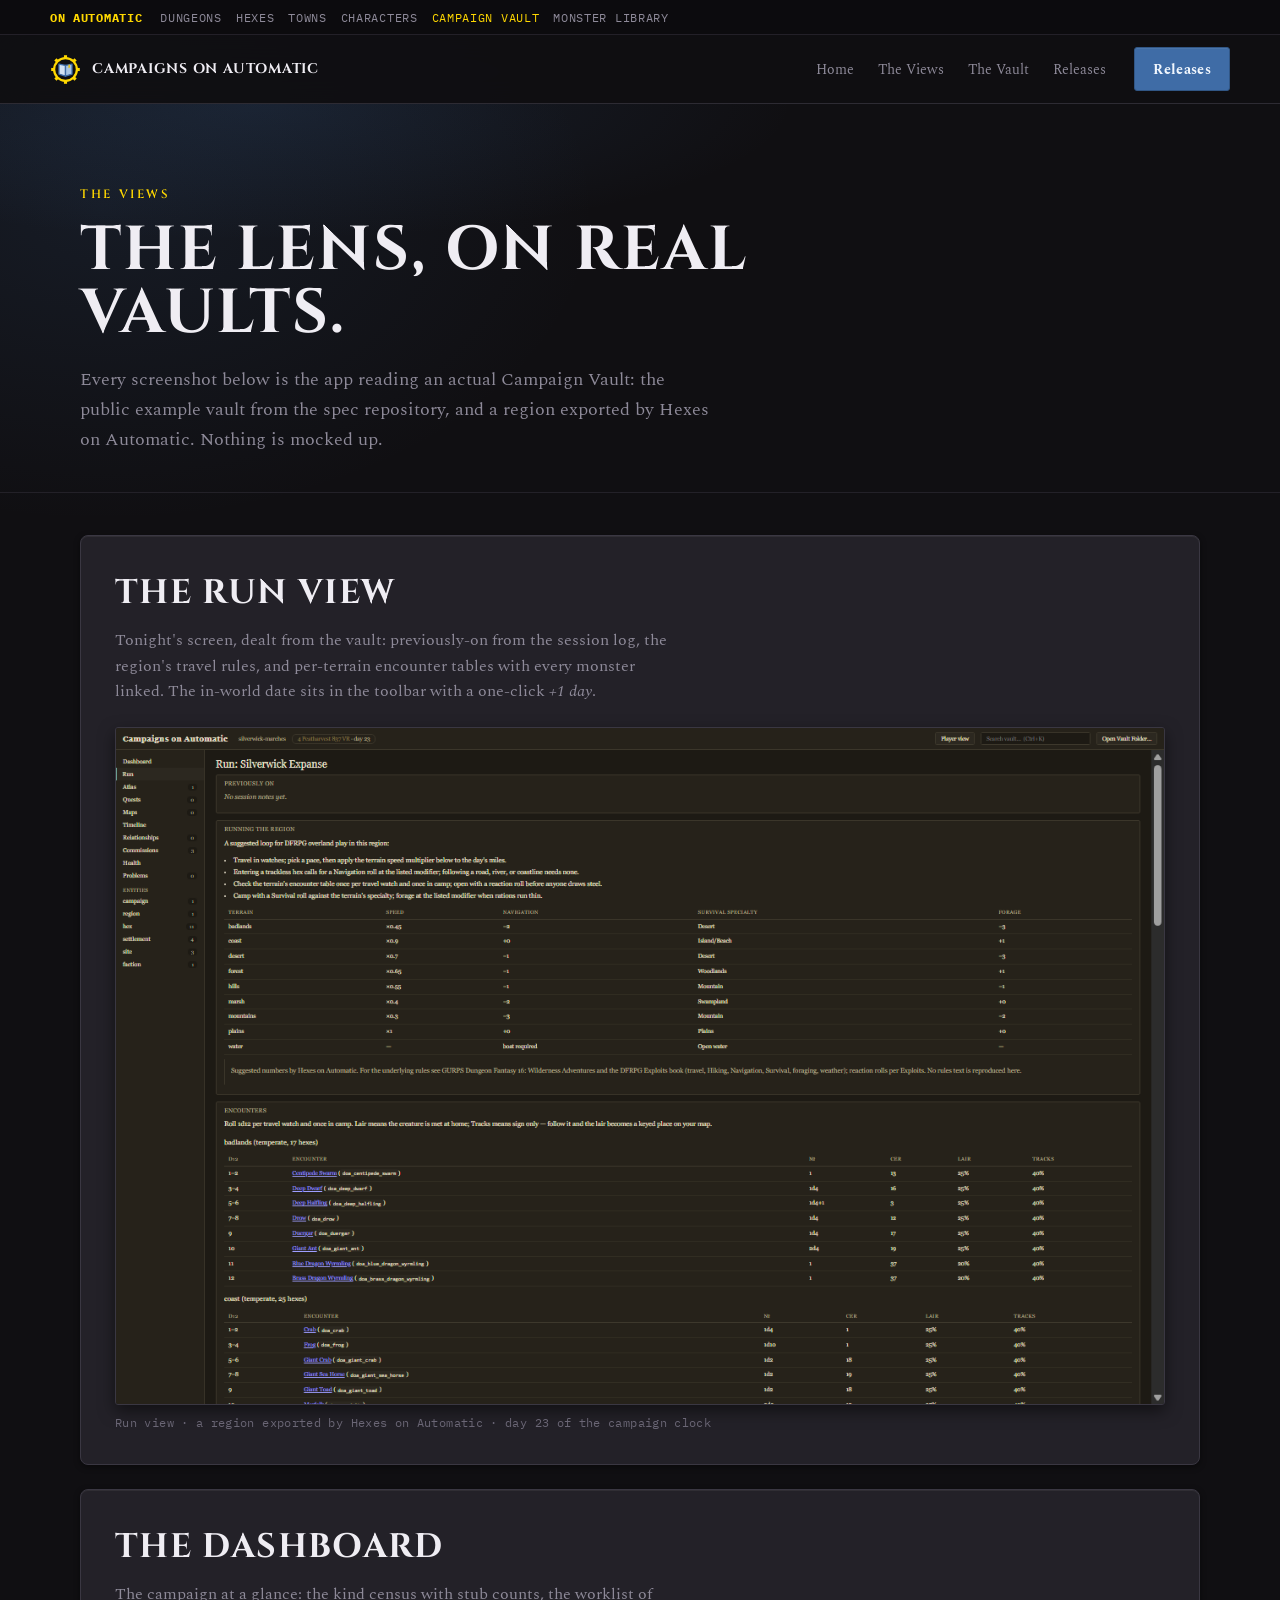
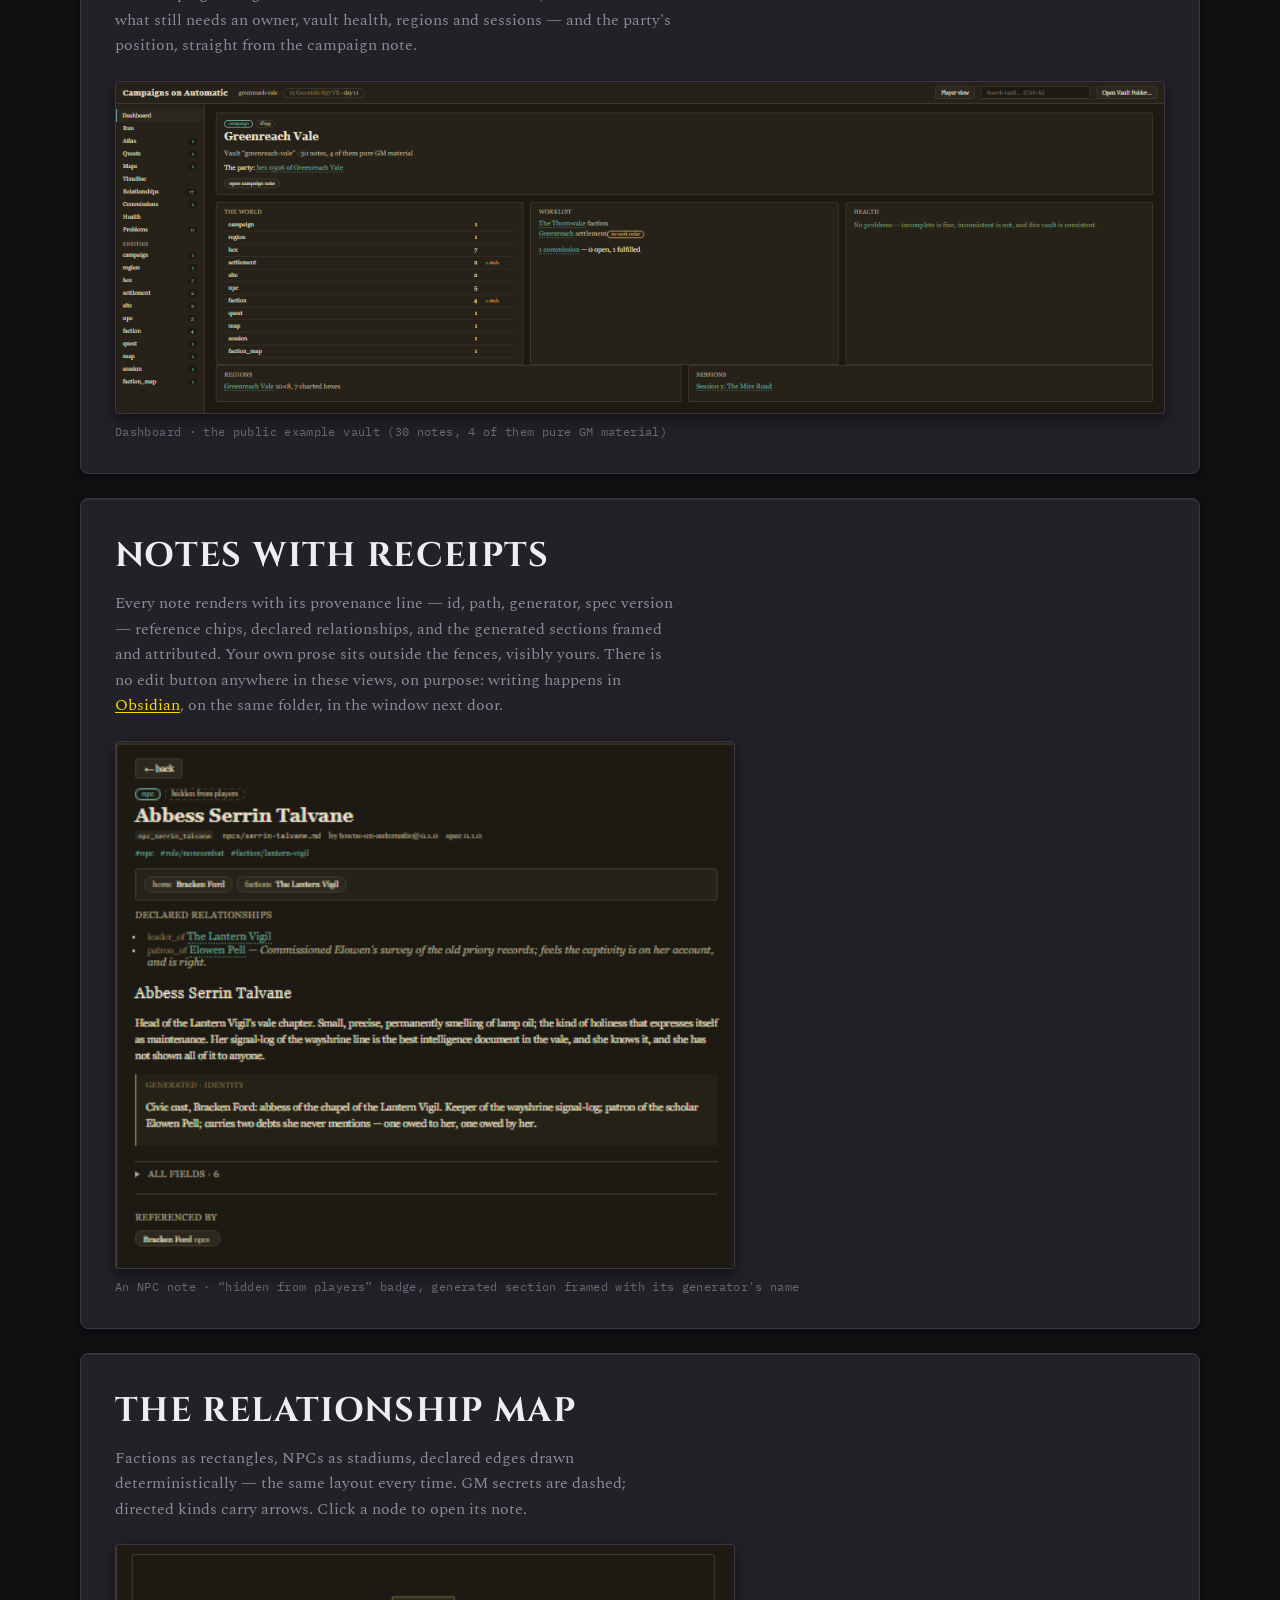
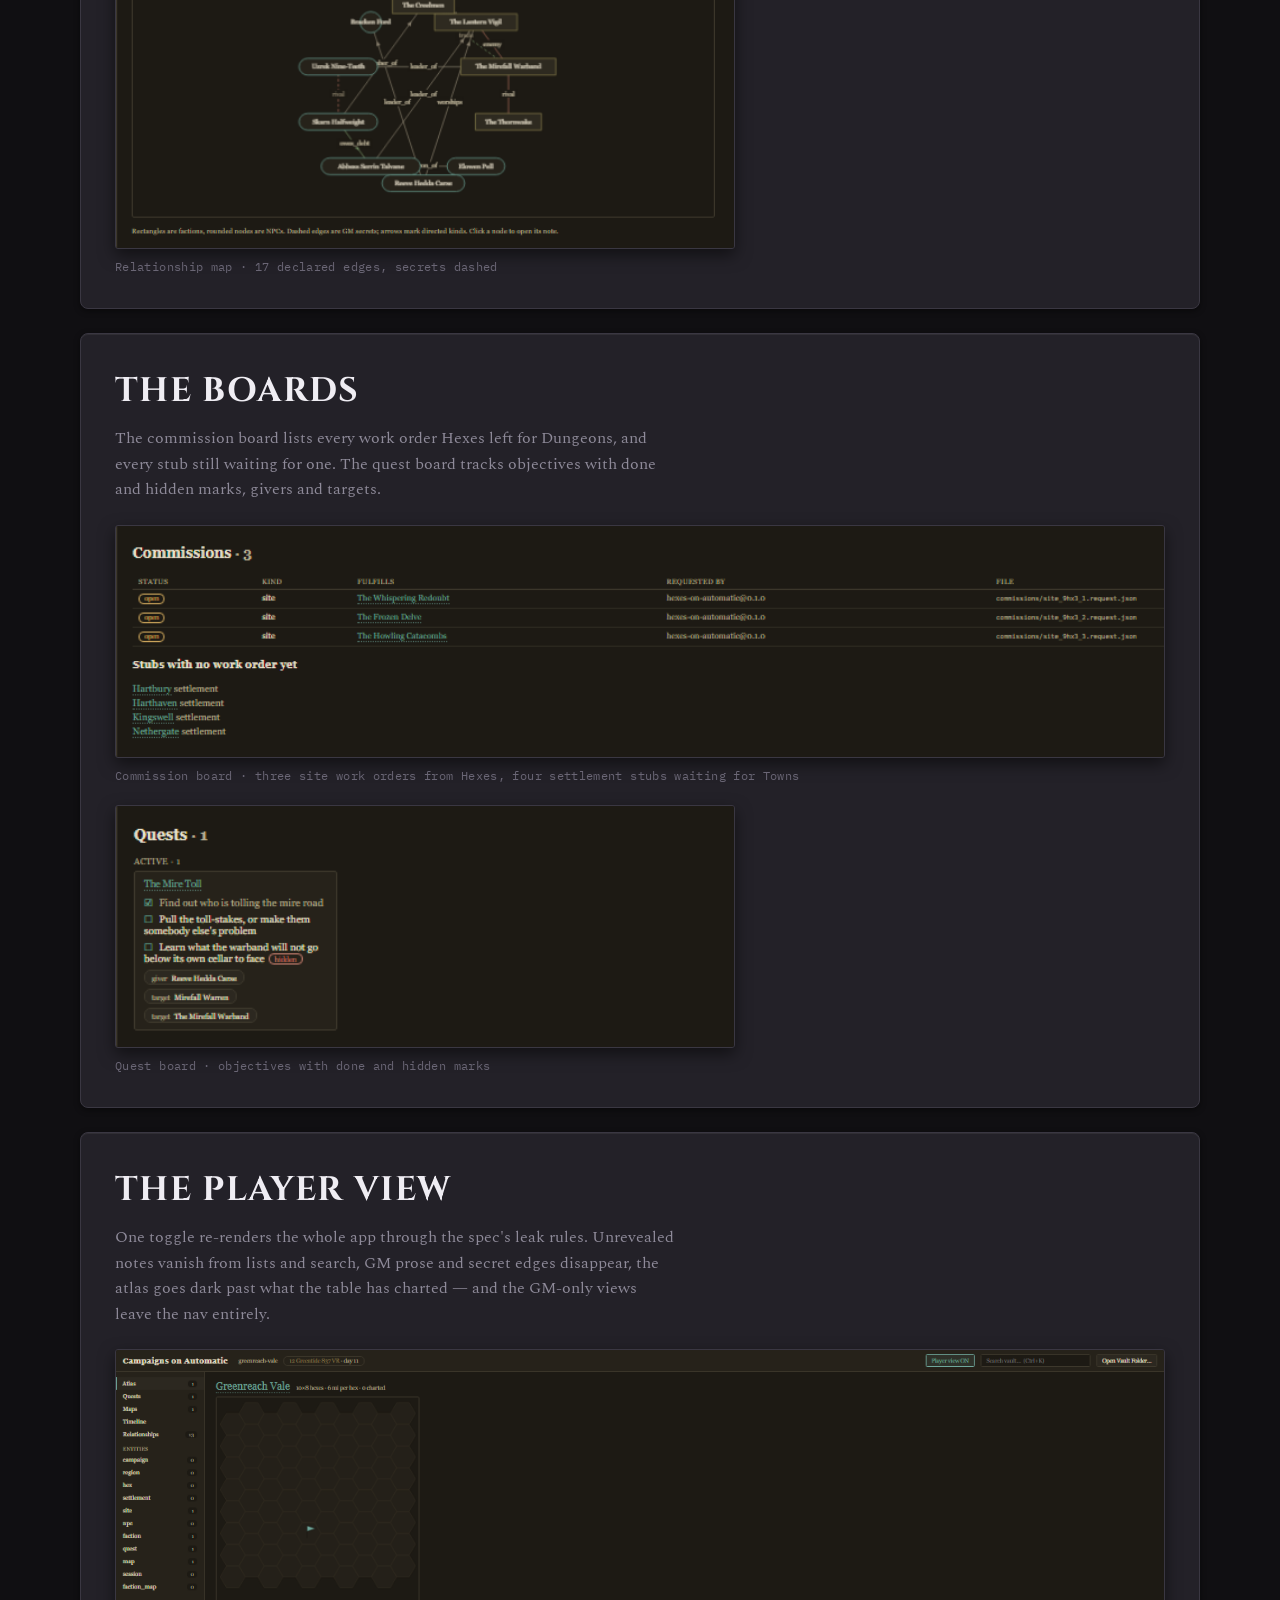
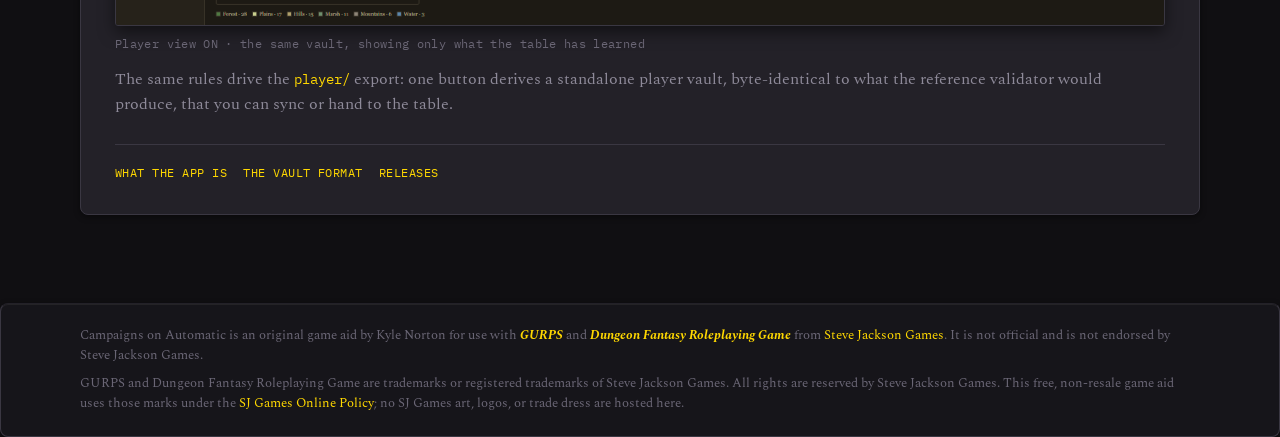
<file: tour.html>
<!DOCTYPE html>
<html lang="en">
<head>
  <meta charset="utf-8">
  <meta name="viewport" content="width=device-width, initial-scale=1.0">
  <meta name="description" content="A tour of the Campaigns on Automatic views with real vaults loaded: dashboard, run view, notes with provenance, the relationship map, quest and commission boards, and the player-safe view.">
  <title>Campaigns on Automatic — The Views</title>
  <link rel="canonical" href="https://campaignsonautomatic.com/tour.html">
  <meta property="og:site_name" content="Campaigns on Automatic">
  <meta property="og:type" content="website">
  <meta property="og:title" content="Campaigns on Automatic — The Views">
  <meta property="og:description" content="Screenshots of the campaign lens on real vaults: dashboard, run view, notes, relationships, boards, and the player view.">
  <meta property="og:url" content="https://campaignsonautomatic.com/tour.html">
  <link rel="icon" href="assets/brand/favicon.svg" type="image/svg+xml">
  <link rel="stylesheet" href="styles.css">
  <style>
    * { box-sizing: border-box; }
    body { margin: 0; background: var(--surface-app); color: var(--text-body); font-family: var(--font-body); }
    a { color: inherit; text-decoration: none; }
    .wrap { width: min(1120px, 92vw); margin: 0 auto; }
    header { padding: clamp(48px, 8vw, 90px) 0 40px; border-bottom: 1px solid var(--stone-800); background: radial-gradient(60% 50% at 20% 0%, rgba(63,108,166,0.17), transparent 70%); }
    .eyebrow { font-family: var(--font-display); font-weight: 600; font-size: 12px; letter-spacing: var(--tracking-eyebrow); text-transform: uppercase; color: var(--brass-300); }
    h1, h2, h3 { font-family: var(--font-display); color: var(--text-strong); text-transform: uppercase; }
    h1 { max-width: 880px; margin: 14px 0 0; font-size: clamp(42px, 6vw, 72px); line-height: 1.03; letter-spacing: 0.03em; }
    .lead { max-width: 70ch; margin: 20px 0 0; color: var(--text-muted); font-size: 18px; line-height: 1.65; }
    main { display: grid; gap: 24px; padding: 42px 0 88px; }
    section { background: var(--surface-panel); border: 1px solid var(--border-hairline); border-radius: var(--radius-lg); padding: clamp(22px, 4vw, 34px); box-shadow: var(--shadow-sm), var(--glint-top); }
    h2 { margin: 0; font-size: clamp(24px, 3vw, 34px); letter-spacing: 0.04em; }
    p, li { color: var(--text-muted); line-height: 1.65; font-size: 15.5px; }
    .section-lede { max-width: 70ch; margin: 12px 0 0; }
    figure { margin: 22px 0 0; }
    figure img { display: block; width: 100%; border: 1px solid var(--stone-600); border-radius: var(--radius-sm); background: var(--surface-sunken); box-shadow: var(--shadow-md); }
    figure.narrow img { max-width: 620px; }
    figcaption { margin-top: 10px; color: var(--text-faint); font-family: var(--font-mono); font-size: 12px; letter-spacing: 0.03em; }
    .inline-link { color: var(--brass-300); text-decoration: underline; text-underline-offset: 2px; }
    code { font-family: var(--font-mono); font-size: 0.92em; color: var(--brass-300); }
    strong { color: var(--text-strong); }
    .colophon { display: flex; flex-wrap: wrap; gap: 16px; margin-top: 26px; padding-top: 20px; border-top: 1px solid var(--border-hairline); font-family: var(--font-mono); font-size: 12px; letter-spacing: 0.04em; text-transform: uppercase; color: var(--text-faint); }
    .colophon a { color: var(--brass-300); }
  </style>
  <link rel="stylesheet" href="site.css">
</head>
<body>
  <div class="site-family" aria-label="On Automatic family">
    <div class="site-wrap site-family__inner">
      <a class="site-family__brand" href="https://dungeonsonautomatic.com/family.html">On Automatic</a>
      <div class="site-family__links"><a href="https://dungeonsonautomatic.com/">Dungeons</a><a href="https://hexesonautomatic.com/">Hexes</a><a href="https://townsonautomatic.com/">Towns</a><a href="https://dungeonsonautomatic.com/characters.html">Characters</a><a href="index.html" aria-current="page">Campaign Vault</a><a href="https://dungeonsonautomatic.com/monsters.html">Monster Library</a></div>
    </div>
  </div>
  <nav class="site-nav" aria-label="Main navigation">
    <div class="site-wrap site-nav__inner">
      <a class="site-brand" href="index.html"><img src="assets/brand/coa_logo_transparent.svg" alt=""><span>Campaigns on Automatic</span></a>
      <div class="site-nav__links"><a href="index.html">Home</a><a href="tour.html" aria-current="page">The Views</a><a href="vault.html">The Vault</a><a href="releases.html">Releases</a></div>
      <a class="site-button site-button--primary" href="releases.html#downloads">Releases</a>
    </div>
  </nav>
  <header>
    <div class="wrap">
      <span class="eyebrow">The Views</span>
      <h1>The lens, on real vaults.</h1>
      <p class="lead">Every screenshot below is the app reading an actual Campaign Vault: the public example vault from the spec repository, and a region exported by Hexes on Automatic. Nothing is mocked up.</p>
    </div>
  </header>
  <main class="wrap">
    <section id="run">
      <h2>The run view</h2>
      <p class="section-lede">Tonight's screen, dealt from the vault: previously-on from the session log, the region's travel rules, and per-terrain encounter tables with every monster linked. The in-world date sits in the toolbar with a one-click <em>+1 day</em>.</p>
      <figure>
        <img src="assets/site/lens-hero.png" alt="The run view for the Silverwick Expanse region: previously-on panel, travel rules table with speed, navigation, survival and forage columns, and encounter tables with linked monsters.">
        <figcaption>Run view &middot; a region exported by Hexes on Automatic &middot; day 23 of the campaign clock</figcaption>
      </figure>
    </section>
    <section id="dashboard">
      <h2>The dashboard</h2>
      <p class="section-lede">The campaign at a glance: the kind census with stub counts, the worklist of what still needs an owner, vault health, regions and sessions &mdash; and the party's position, straight from the campaign note.</p>
      <figure>
        <img src="assets/site/tour-dashboard.png" alt="The dashboard for the Greenreach Vale example vault: entity census, worklist, health panel, regions and sessions.">
        <figcaption>Dashboard &middot; the public example vault (30 notes, 4 of them pure GM material)</figcaption>
      </figure>
    </section>
    <section id="notes">
      <h2>Notes with receipts</h2>
      <p class="section-lede">Every note renders with its provenance line &mdash; id, path, generator, spec version &mdash; reference chips, declared relationships, and the generated sections framed and attributed. Your own prose sits outside the fences, visibly yours. There is no edit button anywhere in these views, on purpose: writing happens in <a class="inline-link" href="vault.html#obsidian">Obsidian</a>, on the same folder, in the window next door.</p>
      <figure class="narrow">
        <img src="assets/site/tour-note.png" alt="An NPC note: hidden-from-players badge, provenance header, reference chips, declared relationships, GM prose and a framed generated-identity section, backlinks underneath.">
        <figcaption>An NPC note &middot; &ldquo;hidden from players&rdquo; badge, generated section framed with its generator's name</figcaption>
      </figure>
    </section>
    <section id="relationships">
      <h2>The relationship map</h2>
      <p class="section-lede">Factions as rectangles, NPCs as stadiums, declared edges drawn deterministically &mdash; the same layout every time. GM secrets are dashed; directed kinds carry arrows. Click a node to open its note.</p>
      <figure class="narrow">
        <img src="assets/site/tour-relationships.png" alt="The relationship map of the example vault: faction rectangles and NPC nodes joined by labeled edges, secret edges dashed.">
        <figcaption>Relationship map &middot; 17 declared edges, secrets dashed</figcaption>
      </figure>
    </section>
    <section id="boards">
      <h2>The boards</h2>
      <p class="section-lede">The commission board lists every work order Hexes left for Dungeons, and every stub still waiting for one. The quest board tracks objectives with done and hidden marks, givers and targets.</p>
      <figure>
        <img src="assets/site/tour-commissions.png" alt="The commission board: three open site commissions with the files that carry them, and four settlement stubs with no work order yet.">
        <figcaption>Commission board &middot; three site work orders from Hexes, four settlement stubs waiting for Towns</figcaption>
      </figure>
      <figure class="narrow">
        <img src="assets/site/tour-quests.png" alt="The quest board: an active quest with objectives, one done, one hidden, and giver and target chips.">
        <figcaption>Quest board &middot; objectives with done and hidden marks</figcaption>
      </figure>
    </section>
    <section id="player-view">
      <h2>The player view</h2>
      <p class="section-lede">One toggle re-renders the whole app through the spec's leak rules. Unrevealed notes vanish from lists and search, GM prose and secret edges disappear, the atlas goes dark past what the table has charted &mdash; and the GM-only views leave the nav entirely.</p>
      <figure>
        <img src="assets/site/tour-player-view.png" alt="Player view of the example vault's atlas: the map dark with nothing charted yet, entity counts reduced to what has been revealed, GM views absent from the navigation.">
        <figcaption>Player view ON &middot; the same vault, showing only what the table has learned</figcaption>
      </figure>
      <p>The same rules drive the <code>player/</code> export: one button derives a standalone player vault, byte-identical to what the reference validator would produce, that you can sync or hand to the table.</p>
      <div class="colophon">
        <a href="index.html">What the app is</a>
        <a href="vault.html">The Vault format</a>
        <a href="releases.html">Releases</a>
      </div>
    </section>
  </main>
  <section class="legal-notice" aria-label="Steve Jackson Games notice">
    <div class="wrap">
      <p>Campaigns on Automatic is an original game aid by Kyle Norton for use with <a href="https://www.sjgames.com/gurps/"><b><i>GURPS</i></b></a> and <a href="https://www.sjgames.com/dungeonfantasy/"><b><i>Dungeon Fantasy Roleplaying Game</i></b></a> from <a href="https://www.sjgames.com/">Steve Jackson Games</a>. It is not official and is not endorsed by Steve Jackson Games.</p>
      <p>GURPS and Dungeon Fantasy Roleplaying Game are trademarks or registered trademarks of Steve Jackson Games. All rights are reserved by Steve Jackson Games. This free, non-resale game aid uses those marks under the <a href="https://www.sjgames.com/general/online_policy.html">SJ Games Online Policy</a>; no SJ Games art, logos, or trade dress are hosted here.</p>
    </div>
  </section>
</body>
</html>
</file>
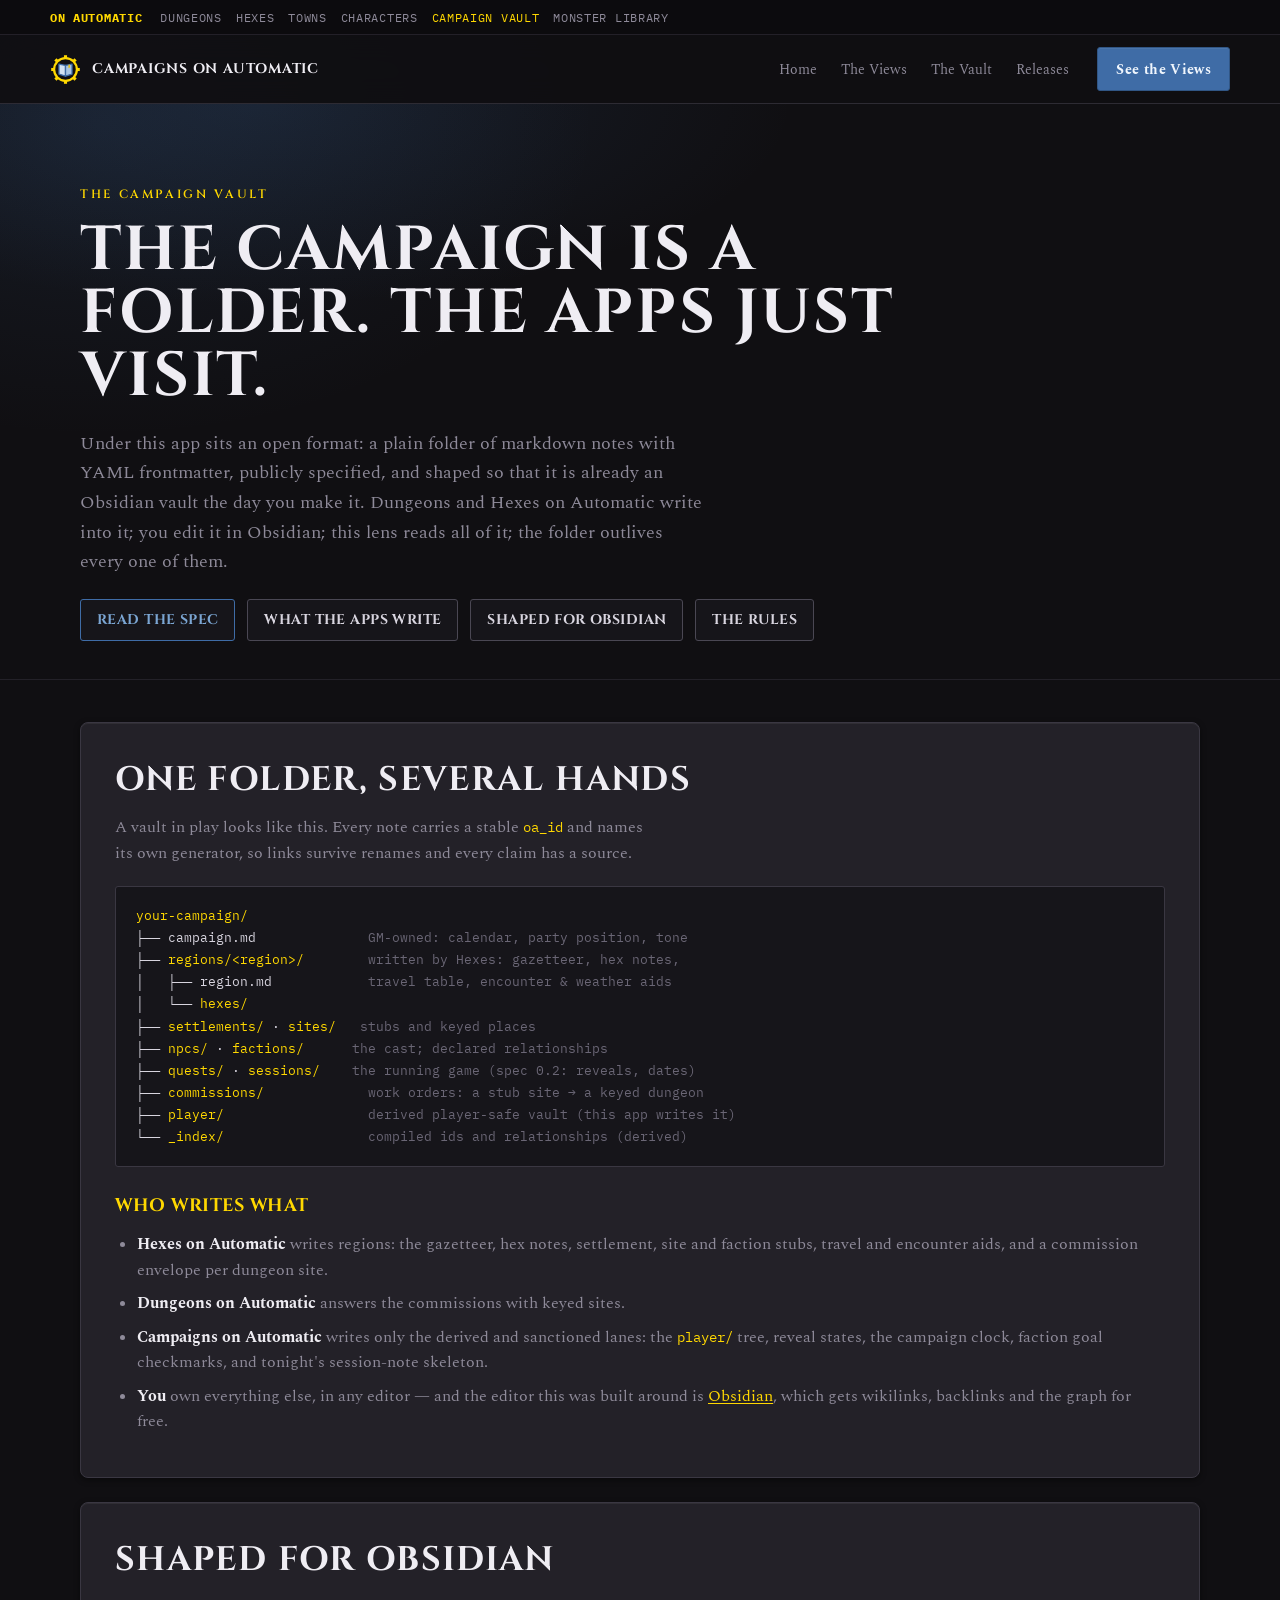
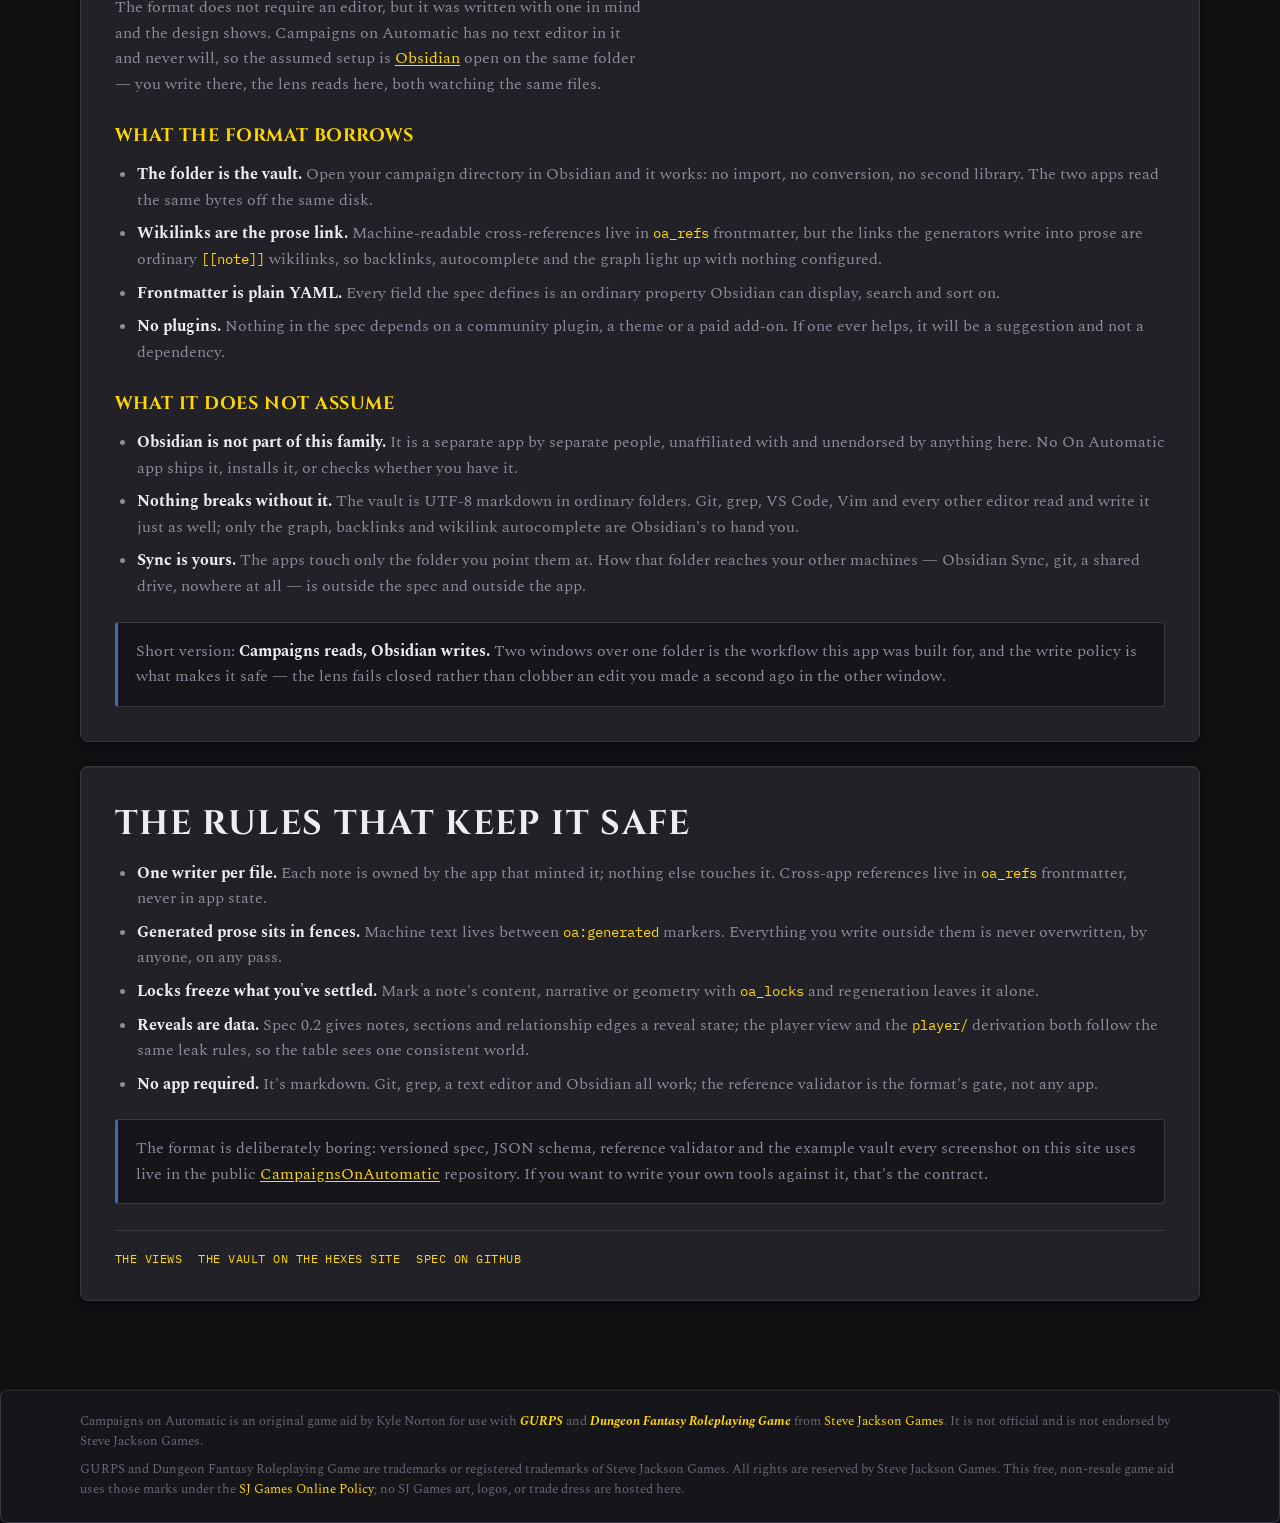
<file: vault.html>
<!DOCTYPE html>
<html lang="en">
<head>
  <meta charset="utf-8">
  <meta name="viewport" content="width=device-width, initial-scale=1.0">
  <meta name="description" content="The Campaign Vault: the open, Obsidian-shaped markdown format under Campaigns on Automatic — what the family's apps write into it, what it assumes of your editor, the rules that keep it safe, and the public spec.">
  <title>Campaigns on Automatic — The Campaign Vault</title>
  <link rel="canonical" href="https://campaignsonautomatic.com/vault.html">
  <meta property="og:site_name" content="Campaigns on Automatic">
  <meta property="og:type" content="website">
  <meta property="og:title" content="Campaigns on Automatic — The Campaign Vault">
  <meta property="og:description" content="One folder of markdown holds the campaign. The apps are lenses over it; the spec, schema and validator are public.">
  <meta property="og:url" content="https://campaignsonautomatic.com/vault.html">
  <link rel="icon" href="assets/brand/favicon.svg" type="image/svg+xml">
  <link rel="stylesheet" href="styles.css">
  <style>
    * { box-sizing: border-box; }
    body { margin: 0; background: var(--surface-app); color: var(--text-body); font-family: var(--font-body); }
    a { color: inherit; text-decoration: none; }
    .wrap { width: min(1120px, 92vw); margin: 0 auto; }
    header { padding: clamp(48px, 8vw, 90px) 0 40px; border-bottom: 1px solid var(--stone-800); background: radial-gradient(60% 50% at 20% 0%, rgba(63,108,166,0.17), transparent 70%); }
    .eyebrow { font-family: var(--font-display); font-weight: 600; font-size: 12px; letter-spacing: var(--tracking-eyebrow); text-transform: uppercase; color: var(--brass-300); }
    h1, h2, h3 { font-family: var(--font-display); color: var(--text-strong); text-transform: uppercase; }
    h1 { max-width: 880px; margin: 14px 0 0; font-size: clamp(42px, 6vw, 72px); line-height: 1.03; letter-spacing: 0.03em; }
    .lead { max-width: 70ch; margin: 20px 0 0; color: var(--text-muted); font-size: 18px; line-height: 1.65; }
    main { display: grid; gap: 24px; padding: 42px 0 88px; }
    main > section { min-width: 0; }
    section { background: var(--surface-panel); border: 1px solid var(--border-hairline); border-radius: var(--radius-lg); padding: clamp(22px, 4vw, 34px); box-shadow: var(--shadow-sm), var(--glint-top); }
    h2 { margin: 0; font-size: clamp(24px, 3vw, 34px); letter-spacing: 0.04em; }
    h3 { margin: 26px 0 0; font-size: 18px; letter-spacing: 0.03em; color: var(--brass-300); }
    p, li { color: var(--text-muted); line-height: 1.65; font-size: 15.5px; }
    .section-lede { max-width: 66ch; margin: 12px 0 0; }
    ul { margin: 14px 0 0; padding-left: 22px; }
    ul li { margin-bottom: 8px; }
    .actions { display: flex; flex-wrap: wrap; gap: 12px; margin-top: 22px; }
    .action { display: inline-flex; align-items: center; min-height: 42px; padding: 0 16px; border: 1px solid var(--border-strong); border-radius: var(--radius-sm); background: var(--surface-sunken); color: var(--text-body); font-family: var(--font-display); font-weight: 700; font-size: 14px; letter-spacing: 0.03em; text-transform: uppercase; cursor: pointer; }
    .action:hover { border-color: var(--brass-400); color: var(--brass-300); }
    .action--primary { border-color: var(--lapis-500); color: var(--lapis-300); }
    .tree { margin-top: 20px; padding: 18px 20px; border: 1px solid var(--border-hairline); border-radius: var(--radius-sm); background: var(--surface-sunken); overflow-x: auto; }
    .tree pre { margin: 0; font-family: var(--font-mono); font-size: 13px; line-height: 1.7; color: var(--text-body); }
    .tree .c { color: var(--text-faint); }
    .tree .d { color: var(--brass-300); }
    .note { margin-top: 22px; padding: 16px 18px; border: 1px solid var(--border-hairline); border-left: 3px solid var(--lapis-500); border-radius: var(--radius-sm); background: var(--surface-sunken); }
    .note p { margin: 0; }
    .colophon { display: flex; flex-wrap: wrap; gap: 16px; margin-top: 26px; padding-top: 20px; border-top: 1px solid var(--border-hairline); font-family: var(--font-mono); font-size: 12px; letter-spacing: 0.04em; text-transform: uppercase; color: var(--text-faint); }
    .colophon a { color: var(--brass-300); }
    .inline-link { color: var(--brass-300); text-decoration: underline; text-underline-offset: 2px; }
    code { font-family: var(--font-mono); font-size: 0.92em; color: var(--brass-300); }
    strong { color: var(--text-strong); }
  </style>
  <link rel="stylesheet" href="site.css">
</head>
<body>
  <div class="site-family" aria-label="On Automatic family">
    <div class="site-wrap site-family__inner">
      <a class="site-family__brand" href="https://dungeonsonautomatic.com/family.html">On Automatic</a>
      <div class="site-family__links"><a href="https://dungeonsonautomatic.com/">Dungeons</a><a href="https://hexesonautomatic.com/">Hexes</a><a href="https://townsonautomatic.com/">Towns</a><a href="https://dungeonsonautomatic.com/characters.html">Characters</a><a href="index.html" aria-current="page">Campaign Vault</a><a href="https://dungeonsonautomatic.com/monsters.html">Monster Library</a></div>
    </div>
  </div>
  <nav class="site-nav" aria-label="Main navigation">
    <div class="site-wrap site-nav__inner">
      <a class="site-brand" href="index.html"><img src="assets/brand/coa_logo_transparent.svg" alt=""><span>Campaigns on Automatic</span></a>
      <div class="site-nav__links"><a href="index.html">Home</a><a href="tour.html">The Views</a><a href="vault.html" aria-current="page">The Vault</a><a href="releases.html">Releases</a></div>
      <a class="site-button site-button--primary" href="tour.html">See the Views</a>
    </div>
  </nav>
  <header>
    <div class="wrap">
      <span class="eyebrow">The Campaign Vault</span>
      <h1>The campaign is a folder. The apps just visit.</h1>
      <p class="lead">Under this app sits an open format: a plain folder of markdown notes with YAML frontmatter, publicly specified, and shaped so that it is already an Obsidian vault the day you make it. Dungeons and Hexes on Automatic write into it; you edit it in Obsidian; this lens reads all of it; the folder outlives every one of them.</p>
      <div class="actions">
        <a class="action action--primary" href="https://github.com/Zuljita/CampaignsOnAutomatic">Read the spec</a>
        <a class="action" href="#writes">What the apps write</a>
        <a class="action" href="#obsidian">Shaped for Obsidian</a>
        <a class="action" href="#rules">The rules</a>
      </div>
    </div>
  </header>
  <main class="wrap">
    <section id="writes">
      <h2>One folder, several hands</h2>
      <p class="section-lede">A vault in play looks like this. Every note carries a stable <code>oa_id</code> and names its own generator, so links survive renames and every claim has a source.</p>
      <div class="tree"><pre>
<span class="d">your-campaign/</span>
├── campaign.md              <span class="c">GM-owned: calendar, party position, tone</span>
├── <span class="d">regions/&lt;region&gt;/</span>        <span class="c">written by Hexes: gazetteer, hex notes,</span>
│   ├── region.md            <span class="c">travel table, encounter &amp; weather aids</span>
│   └── <span class="d">hexes/</span>
├── <span class="d">settlements/</span> · <span class="d">sites/</span>   <span class="c">stubs and keyed places</span>
├── <span class="d">npcs/</span> · <span class="d">factions/</span>      <span class="c">the cast; declared relationships</span>
├── <span class="d">quests/</span> · <span class="d">sessions/</span>    <span class="c">the running game (spec 0.2: reveals, dates)</span>
├── <span class="d">commissions/</span>             <span class="c">work orders: a stub site → a keyed dungeon</span>
├── <span class="d">player/</span>                  <span class="c">derived player-safe vault (this app writes it)</span>
└── <span class="d">_index/</span>                  <span class="c">compiled ids and relationships (derived)</span>
</pre></div>
      <h3>Who writes what</h3>
      <ul>
        <li><strong>Hexes on Automatic</strong> writes regions: the gazetteer, hex notes, settlement, site and faction stubs, travel and encounter aids, and a commission envelope per dungeon site.</li>
        <li><strong>Dungeons on Automatic</strong> answers the commissions with keyed sites.</li>
        <li><strong>Campaigns on Automatic</strong> writes only the derived and sanctioned lanes: the <code>player/</code> tree, reveal states, the campaign clock, faction goal checkmarks, and tonight's session-note skeleton.</li>
        <li><strong>You</strong> own everything else, in any editor &mdash; and the editor this was built around is <a class="inline-link" href="#obsidian">Obsidian</a>, which gets wikilinks, backlinks and the graph for free.</li>
      </ul>
    </section>
    <section id="obsidian">
      <h2>Shaped for Obsidian</h2>
      <p class="section-lede">The format does not require an editor, but it was written with one in mind and the design shows. Campaigns on Automatic has no text editor in it and never will, so the assumed setup is <a class="inline-link" href="https://obsidian.md/">Obsidian</a> open on the same folder &mdash; you write there, the lens reads here, both watching the same files.</p>
      <h3>What the format borrows</h3>
      <ul>
        <li><strong>The folder is the vault.</strong> Open your campaign directory in Obsidian and it works: no import, no conversion, no second library. The two apps read the same bytes off the same disk.</li>
        <li><strong>Wikilinks are the prose link.</strong> Machine-readable cross-references live in <code>oa_refs</code> frontmatter, but the links the generators write into prose are ordinary <code>[[note]]</code> wikilinks, so backlinks, autocomplete and the graph light up with nothing configured.</li>
        <li><strong>Frontmatter is plain YAML.</strong> Every field the spec defines is an ordinary property Obsidian can display, search and sort on.</li>
        <li><strong>No plugins.</strong> Nothing in the spec depends on a community plugin, a theme or a paid add-on. If one ever helps, it will be a suggestion and not a dependency.</li>
      </ul>
      <h3>What it does not assume</h3>
      <ul>
        <li><strong>Obsidian is not part of this family.</strong> It is a separate app by separate people, unaffiliated with and unendorsed by anything here. No On Automatic app ships it, installs it, or checks whether you have it.</li>
        <li><strong>Nothing breaks without it.</strong> The vault is UTF-8 markdown in ordinary folders. Git, grep, VS Code, Vim and every other editor read and write it just as well; only the graph, backlinks and wikilink autocomplete are Obsidian's to hand you.</li>
        <li><strong>Sync is yours.</strong> The apps touch only the folder you point them at. How that folder reaches your other machines &mdash; Obsidian Sync, git, a shared drive, nowhere at all &mdash; is outside the spec and outside the app.</li>
      </ul>
      <div class="note">
        <p>Short version: <strong>Campaigns reads, Obsidian writes.</strong> Two windows over one folder is the workflow this app was built for, and the write policy is what makes it safe &mdash; the lens fails closed rather than clobber an edit you made a second ago in the other window.</p>
      </div>
    </section>
    <section id="rules">
      <h2>The rules that keep it safe</h2>
      <ul>
        <li><strong>One writer per file.</strong> Each note is owned by the app that minted it; nothing else touches it. Cross-app references live in <code>oa_refs</code> frontmatter, never in app state.</li>
        <li><strong>Generated prose sits in fences.</strong> Machine text lives between <code>oa:generated</code> markers. Everything you write outside them is never overwritten, by anyone, on any pass.</li>
        <li><strong>Locks freeze what you've settled.</strong> Mark a note's content, narrative or geometry with <code>oa_locks</code> and regeneration leaves it alone.</li>
        <li><strong>Reveals are data.</strong> Spec 0.2 gives notes, sections and relationship edges a reveal state; the player view and the <code>player/</code> derivation both follow the same leak rules, so the table sees one consistent world.</li>
        <li><strong>No app required.</strong> It's markdown. Git, grep, a text editor and Obsidian all work; the reference validator is the format's gate, not any app.</li>
      </ul>
      <div class="note">
        <p>The format is deliberately boring: versioned spec, JSON schema, reference validator and the example vault every screenshot on this site uses live in the public <a class="inline-link" href="https://github.com/Zuljita/CampaignsOnAutomatic">CampaignsOnAutomatic</a> repository. If you want to write your own tools against it, that's the contract.</p>
      </div>
      <div class="colophon">
        <a href="tour.html">The views</a>
        <a href="https://hexesonautomatic.com/vault.html">The Vault on the Hexes site</a>
        <a href="https://github.com/Zuljita/CampaignsOnAutomatic">Spec on GitHub</a>
      </div>
    </section>
  </main>
  <section class="legal-notice" aria-label="Steve Jackson Games notice">
    <div class="wrap">
      <p>Campaigns on Automatic is an original game aid by Kyle Norton for use with <a href="https://www.sjgames.com/gurps/"><b><i>GURPS</i></b></a> and <a href="https://www.sjgames.com/dungeonfantasy/"><b><i>Dungeon Fantasy Roleplaying Game</i></b></a> from <a href="https://www.sjgames.com/">Steve Jackson Games</a>. It is not official and is not endorsed by Steve Jackson Games.</p>
      <p>GURPS and Dungeon Fantasy Roleplaying Game are trademarks or registered trademarks of Steve Jackson Games. All rights are reserved by Steve Jackson Games. This free, non-resale game aid uses those marks under the <a href="https://www.sjgames.com/general/online_policy.html">SJ Games Online Policy</a>; no SJ Games art, logos, or trade dress are hosted here.</p>
    </div>
  </section>
</body>
</html>
</file>
<file: styles.css>
/* ============================================================
   Campaigns on Automatic — Design System
   Global entry point. Consumers link THIS file only.
   Import order: fonts/type → color → spacing → effects.
   (Keep this file to @import lines only.)
   ============================================================ */

@import url('tokens/typography.css');
@import url('tokens/colors.css');
@import url('tokens/spacing.css');
@import url('tokens/effects.css');
@import url('components/components.css');
</file>
<file: site.css>
/* Public-site layout. Brand tokens and UI primitives live in styles.css. */

* { box-sizing: border-box; }

html { scroll-behavior: smooth; }

body {
  margin: 0;
  background:
    radial-gradient(900px 520px at 82% -8%, rgba(255, 216, 0, 0.05), transparent 68%),
    radial-gradient(760px 480px at 8% 4%, rgba(63, 108, 166, 0.13), transparent 65%),
    var(--surface-app);
  color: var(--text-body);
  font-family: var(--font-body);
  -webkit-font-smoothing: antialiased;
}

a { color: inherit; text-decoration: none; }
img { max-width: 100%; }
button, a { -webkit-tap-highlight-color: transparent; }

a:focus-visible {
  outline: none;
  box-shadow: var(--focus-ring);
  border-radius: var(--radius-sm);
}

.site-wrap {
  width: min(1180px, calc(100% - 48px));
  margin-inline: auto;
}

/* On Automatic family strip: one thin bar above every page's nav naming the
   siblings, so each product page is also the front door to the others. */
.site-family {
  border-bottom: 1px solid rgba(58, 55, 66, 0.5);
  background: rgba(12, 11, 14, 0.96);
  font-family: var(--font-mono);
  font-size: 11.5px;
  letter-spacing: 0.06em;
  text-transform: uppercase;
}

.site-family__inner {
  min-height: 34px;
  display: flex;
  align-items: center;
  flex-wrap: wrap;
  gap: 8px 18px;
  padding: 5px 0;
}

.site-family__brand {
  color: var(--brass-300);
  font-weight: 700;
  white-space: nowrap;
}

.site-family__links {
  display: flex;
  flex-wrap: wrap;
  gap: 6px 14px;
}

.site-family__links a { color: var(--text-muted); transition: color var(--dur-fast) var(--ease-standard); }
.site-family__links a:hover,
.site-family__links a[aria-current="page"] { color: var(--brass-300); }

.site-nav {
  position: sticky;
  top: 0;
  z-index: var(--z-sticky);
  border-bottom: 1px solid rgba(58, 55, 66, 0.72);
  background: rgba(16, 15, 18, 0.9);
  backdrop-filter: blur(14px);
}

.site-nav__inner {
  min-height: 68px;
  display: flex;
  align-items: center;
  gap: 28px;
}

.site-brand {
  display: inline-flex;
  align-items: center;
  gap: 11px;
  flex: none;
}

.site-brand img { width: 31px; height: 31px; }

.site-brand span {
  color: var(--text-strong);
  font-family: var(--font-display);
  font-size: 14px;
  font-weight: 700;
  letter-spacing: 0.055em;
  line-height: 1.1;
  text-transform: uppercase;
}

.site-nav__links {
  display: flex;
  align-items: center;
  gap: 24px;
  margin-left: auto;
  color: var(--text-muted);
  font-size: 14px;
}

.site-nav__links a,
.site-footer__links a { transition: color var(--dur-fast) var(--ease-standard); }
.site-nav__links a:hover,
.site-footer__links a:hover { color: var(--brass-300); }

.site-button {
  display: inline-flex;
  align-items: center;
  justify-content: center;
  min-height: 44px;
  padding: 0 18px;
  border: 1px solid var(--border-strong);
  border-radius: var(--radius-sm);
  color: var(--text-strong);
  font-size: 14px;
  font-weight: 700;
  letter-spacing: 0.025em;
  box-shadow: var(--glint-top);
  transition:
    background var(--dur-fast) var(--ease-standard),
    border-color var(--dur-fast) var(--ease-standard),
    color var(--dur-fast) var(--ease-standard),
    transform var(--dur-fast) var(--ease-standard);
}

.site-button:hover { border-color: var(--brass-400); color: var(--brass-300); }
.site-button:active { transform: translateY(1px); }

.site-button--primary {
  border-color: var(--lapis-600);
  background: var(--lapis-500);
  color: var(--text-onbrand);
}

.site-button--primary:hover {
  border-color: var(--lapis-500);
  background: var(--lapis-400);
  color: var(--text-onbrand);
}

.site-button--quiet { background: rgba(35, 33, 40, 0.72); }

.site-eyebrow {
  color: var(--brass-300);
  font-family: var(--font-mono);
  font-size: 11px;
  font-weight: 600;
  letter-spacing: 0.17em;
  text-transform: uppercase;
}

body > .site-nav + header:not(.site-hero) {
  padding: clamp(52px, 6vw, 78px) 0 38px;
}

body > .site-nav + header:not(.site-hero) h1 {
  max-width: 920px;
  font-size: clamp(38px, 5vw, 62px);
  line-height: 1.02;
}

.site-hero {
  position: relative;
  overflow: clip;
  padding: clamp(62px, 6.5vw, 86px) 0 68px;
}

.site-hero::after {
  position: absolute;
  z-index: -1;
  right: -12%;
  bottom: -230px;
  width: 760px;
  height: 760px;
  border: 1px solid rgba(255, 216, 0, 0.055);
  border-radius: 50%;
  box-shadow:
    0 0 0 90px rgba(255, 216, 0, 0.017),
    0 0 0 180px rgba(255, 216, 0, 0.011);
  content: "";
}

.site-hero__grid {
  display: grid;
  grid-template-columns: minmax(0, 0.92fr) minmax(500px, 1.08fr);
  gap: clamp(38px, 5vw, 72px);
  align-items: center;
}

.site-hero__grid > * { min-width: 0; }

.site-hero h1 {
  max-width: 670px;
  margin: 17px 0 0;
  color: var(--text-strong);
  font-family: var(--font-display);
  font-size: clamp(46px, 5vw, 66px);
  font-weight: 800;
  letter-spacing: 0.025em;
  line-height: 0.98;
  text-transform: uppercase;
}

.site-hero h1 em { color: var(--lapis-300); font-style: normal; }

.site-hero__lede {
  max-width: 52ch;
  margin: 25px 0 0;
  color: var(--text-muted);
  font-size: clamp(17px, 1.65vw, 20px);
  line-height: 1.58;
}

.site-hero__actions {
  display: flex;
  flex-wrap: wrap;
  gap: 12px;
  margin-top: 30px;
}

.site-hero__note {
  margin-top: 19px;
  color: var(--text-faint);
  font-family: var(--font-mono);
  font-size: 11.5px;
  line-height: 1.6;
}

.product-window {
  position: relative;
  border: 1px solid var(--stone-600);
  border-radius: var(--radius-lg);
  background: var(--surface-sunken);
  box-shadow: var(--shadow-xl), var(--glint-top);
  transform: rotate(0.35deg);
}

.product-window::before {
  position: absolute;
  inset: -1px;
  z-index: -1;
  border-radius: inherit;
  box-shadow: 22px 28px 70px rgba(0, 0, 0, 0.42);
  content: "";
}

.product-window__bar {
  min-height: 34px;
  display: flex;
  align-items: center;
  gap: 7px;
  padding: 0 12px;
  border-bottom: 1px solid var(--stone-700);
  background: linear-gradient(180deg, var(--stone-800), var(--stone-850));
}

.product-window__bar i {
  width: 8px;
  height: 8px;
  border-radius: 50%;
  background: var(--stone-500);
}

.product-window__bar i:first-child { background: var(--lapis-400); }
.product-window__bar i:nth-child(2) { background: var(--brass-400); }
.product-window__bar i:nth-child(3) { background: var(--ok-400); }

.product-window__bar span {
  margin-left: 8px;
  color: var(--text-faint);
  font-family: var(--font-mono);
  font-size: 10px;
  letter-spacing: 0.05em;
}

.product-window img {
  width: 100%;
  display: block;
  border-radius: 0 0 calc(var(--radius-lg) - 1px) calc(var(--radius-lg) - 1px);
}

.product-window__caption {
  position: absolute;
  right: 18px;
  bottom: -22px;
  display: flex;
  align-items: center;
  gap: 9px;
  padding: 10px 13px;
  border: 1px solid var(--stone-600);
  border-left: 3px solid var(--brass-400);
  border-radius: var(--radius-sm);
  background: rgba(22, 21, 26, 0.94);
  color: var(--text-muted);
  font-size: 12px;
  box-shadow: var(--shadow-md);
}

.product-window__caption strong { color: var(--text-strong); font-weight: 600; }

.proof-strip {
  border-block: 1px solid var(--stone-800);
  background: rgba(22, 21, 26, 0.78);
}

.proof-strip__inner {
  min-height: 72px;
  display: grid;
  grid-template-columns: repeat(4, 1fr);
  align-items: center;
}

.proof {
  padding: 4px 24px;
  border-left: 1px solid var(--stone-800);
}

.proof:first-child { padding-left: 0; border-left: 0; }

.proof b {
  display: block;
  color: var(--text-strong);
  font-family: var(--font-display);
  font-size: 13px;
  letter-spacing: 0.055em;
  text-transform: uppercase;
}

.proof span {
  display: block;
  margin-top: 3px;
  color: var(--text-faint);
  font-family: var(--font-mono);
  font-size: 10.5px;
}

.site-section { padding: clamp(78px, 9vw, 118px) 0; }
.site-section--sunken { border-block: 1px solid var(--stone-800); background: var(--surface-sunken); }

.section-heading {
  display: grid;
  grid-template-columns: minmax(0, 0.78fr) minmax(320px, 0.62fr);
  gap: 50px;
  align-items: end;
}

.section-heading h2 {
  max-width: 800px;
  margin: 13px 0 0;
  color: var(--text-strong);
  font-family: var(--font-display);
  font-size: clamp(32px, 4.5vw, 52px);
  font-weight: 800;
  letter-spacing: 0.035em;
  line-height: 1.04;
  text-transform: uppercase;
}

.section-heading p {
  margin: 0;
  color: var(--text-muted);
  font-size: 17px;
  line-height: 1.65;
}

.workflow {
  display: grid;
  grid-template-columns: repeat(4, 1fr);
  gap: 1px;
  margin-top: 52px;
  border: 1px solid var(--stone-700);
  border-radius: var(--radius-lg);
  overflow: hidden;
  background: var(--stone-700);
  box-shadow: var(--shadow-md);
}

.workflow__step {
  min-height: 230px;
  padding: 26px 24px 28px;
  background:
    linear-gradient(180deg, rgba(255, 255, 255, 0.025), transparent 42%),
    var(--surface-panel);
}

.workflow__number {
  display: flex;
  align-items: center;
  justify-content: space-between;
  color: var(--brass-300);
  font-family: var(--font-mono);
  font-size: 11px;
  letter-spacing: 0.12em;
}

.workflow__number::after {
  width: 34px;
  height: 1px;
  background: var(--stone-600);
  content: "";
}

.workflow h3 {
  margin: 38px 0 0;
  color: var(--text-strong);
  font-family: var(--font-display);
  font-size: 19px;
  letter-spacing: 0.04em;
  text-transform: uppercase;
}

.workflow p {
  margin: 10px 0 0;
  color: var(--text-muted);
  font-size: 14.5px;
  line-height: 1.6;
}

.hybrid {
  position: relative;
  overflow: hidden;
  border-block: 1px solid var(--stone-700);
  background:
    radial-gradient(700px 380px at 4% 50%, rgba(63, 108, 166, 0.13), transparent 70%),
    radial-gradient(620px 340px at 94% 38%, rgba(255, 216, 0, 0.06), transparent 72%),
    var(--stone-900);
}

.hybrid__inner {
  display: grid;
  grid-template-columns: minmax(300px, 0.78fr) minmax(0, 1.22fr);
  gap: clamp(50px, 8vw, 104px);
  align-items: center;
  padding-block: clamp(74px, 9vw, 112px);
}

.hybrid h2 {
  max-width: 620px;
  margin: 14px 0 0;
  color: var(--text-strong);
  font-family: var(--font-display);
  font-size: clamp(36px, 4.7vw, 58px);
  font-weight: 800;
  letter-spacing: 0.035em;
  line-height: 1.01;
  text-transform: uppercase;
}

.hybrid__lede {
  max-width: 54ch;
  margin: 22px 0 0;
  color: var(--text-muted);
  font-size: 17px;
  line-height: 1.65;
}

.hybrid__lede strong { color: var(--text-strong); font-weight: 600; }

.hybrid__machine {
  border: 1px solid var(--stone-600);
  border-radius: var(--radius-lg);
  background: rgba(16, 15, 18, 0.72);
  box-shadow: var(--shadow-lg), var(--glint-top);
  overflow: hidden;
}

.hybrid__machine-head {
  display: flex;
  align-items: center;
  justify-content: space-between;
  gap: 16px;
  min-height: 42px;
  padding: 0 16px;
  border-bottom: 1px solid var(--stone-700);
  background: linear-gradient(180deg, var(--stone-800), var(--stone-850));
  color: var(--text-faint);
  font-family: var(--font-mono);
  font-size: 9.5px;
  letter-spacing: 0.12em;
  text-transform: uppercase;
}

.hybrid__machine-head span:last-child { color: var(--ok-400); }

.hybrid__flow { padding: 10px 22px; }

.hybrid__step {
  position: relative;
  display: grid;
  grid-template-columns: 112px 1fr;
  gap: 22px;
  padding: 20px 0;
  border-bottom: 1px solid var(--stone-800);
}

.hybrid__step:last-child { border-bottom: 0; }

.hybrid__step b {
  color: var(--brass-300);
  font-family: var(--font-mono);
  font-size: 10px;
  font-weight: 600;
  letter-spacing: 0.11em;
  text-transform: uppercase;
}

.hybrid__step p {
  margin: 0;
  color: var(--text-muted);
  font-size: 14px;
  line-height: 1.55;
}

.hybrid__step strong { color: var(--text-strong); font-weight: 600; }

.hybrid__result {
  display: flex;
  justify-content: space-between;
  gap: 18px;
  padding: 14px 22px;
  border-top: 1px solid var(--stone-700);
  background: rgba(35, 33, 40, 0.72);
  color: var(--text-faint);
  font-family: var(--font-mono);
  font-size: 10px;
  line-height: 1.5;
}

.hybrid__result strong { color: var(--ok-400); font-weight: 600; }

.artifact-grid {
  display: grid;
  grid-template-columns: repeat(12, 1fr);
  grid-auto-rows: minmax(182px, auto);
  gap: 16px;
  margin-top: 50px;
}

.artifact {
  position: relative;
  grid-column: span 4;
  overflow: hidden;
  padding: 27px;
  border: 1px solid var(--border-hairline);
  border-radius: var(--radius-lg);
  background: var(--surface-panel);
  box-shadow: var(--glint-top);
}

.artifact--wide { grid-column: span 8; }
.artifact--brass { background: linear-gradient(145deg, rgba(255, 216, 0, 0.085), transparent 56%), var(--surface-panel); }
.artifact--canopy { background: linear-gradient(145deg, rgba(63, 108, 166, 0.16), transparent 58%), var(--surface-panel); }

.artifact__label {
  color: var(--brass-300);
  font-family: var(--font-mono);
  font-size: 10px;
  letter-spacing: 0.13em;
  text-transform: uppercase;
}

.artifact h3 {
  max-width: 24ch;
  margin: 28px 0 0;
  color: var(--text-strong);
  font-family: var(--font-display);
  font-size: clamp(20px, 2.2vw, 28px);
  line-height: 1.12;
  letter-spacing: 0.035em;
  text-transform: uppercase;
}

.artifact p {
  max-width: 55ch;
  margin: 12px 0 0;
  color: var(--text-muted);
  font-size: 14.5px;
  line-height: 1.6;
}

.artifact p a { color: var(--brass-300); text-decoration: underline; text-underline-offset: 2px; }

.artifact__tags {
  display: flex;
  flex-wrap: wrap;
  gap: 7px;
  margin-top: 22px;
}

.artifact__tags span {
  padding: 5px 7px;
  border: 1px solid var(--stone-600);
  border-radius: var(--radius-xs);
  background: var(--stone-900);
  color: var(--text-faint);
  font-family: var(--font-mono);
  font-size: 10px;
}

.control-grid {
  display: grid;
  grid-template-columns: 0.82fr 1.18fr;
  gap: clamp(40px, 7vw, 86px);
  align-items: start;
}

.control-grid h2 {
  margin: 14px 0 0;
  color: var(--text-strong);
  font-family: var(--font-display);
  font-size: clamp(34px, 4.4vw, 54px);
  letter-spacing: 0.035em;
  line-height: 1.04;
  text-transform: uppercase;
}

.control-grid__lede {
  margin: 20px 0 0;
  color: var(--text-muted);
  font-size: 17px;
  line-height: 1.65;
}

.section-heading p a,
.control-grid__lede a { color: var(--brass-300); text-decoration: underline; text-underline-offset: 2px; }

.control-grid__lede code { font-family: var(--font-mono); font-size: 0.9em; color: var(--brass-300); }

.control-list { border-top: 1px solid var(--stone-700); }

.control-item {
  display: grid;
  grid-template-columns: 112px 1fr;
  gap: 22px;
  padding: 23px 0;
  border-bottom: 1px solid var(--stone-700);
}

.control-item b {
  color: var(--brass-300);
  font-family: var(--font-mono);
  font-size: 10.5px;
  font-weight: 600;
  letter-spacing: 0.12em;
  text-transform: uppercase;
}

.control-item p { margin: 0; color: var(--text-muted); font-size: 15px; line-height: 1.6; }
.control-item strong { color: var(--text-strong); font-weight: 600; }

.staff-band {
  position: relative;
  overflow: hidden;
  border-block: 1px solid var(--stone-700);
  background: linear-gradient(110deg, var(--stone-900), var(--stone-850));
}

.staff-band::before {
  position: absolute;
  inset: 0;
  background: radial-gradient(520px 240px at 12% 50%, rgba(63, 108, 166, 0.15), transparent 72%);
  content: "";
}

.staff-band__inner {
  position: relative;
  display: grid;
  grid-template-columns: 0.72fr 1.28fr;
  gap: 56px;
  align-items: center;
  padding-block: 54px;
}

.staff-band h2 {
  margin: 11px 0 0;
  color: var(--text-strong);
  font-family: var(--font-display);
  font-size: clamp(27px, 3.4vw, 40px);
  letter-spacing: 0.04em;
  line-height: 1.05;
  text-transform: uppercase;
}

.staff-band__roster { display: grid; grid-template-columns: repeat(2, 1fr); gap: 18px; }
.staff-band__roster--three { grid-template-columns: repeat(3, 1fr); }

.staff-member {
  display: grid;
  grid-template-columns: 52px minmax(0, 1fr);
  gap: 13px;
  align-items: center;
  min-width: 0;
}

.staff-member svg {
  width: 52px;
  height: 52px;
  border: 1px solid var(--stone-500);
  border-radius: var(--radius-sm);
  background: var(--stone-900);
}

.staff-member b {
  display: block;
  overflow: hidden;
  color: var(--text-strong);
  font-family: var(--font-display);
  font-size: 13px;
  letter-spacing: 0.05em;
  text-overflow: ellipsis;
  text-transform: uppercase;
}

.staff-member span {
  display: block;
  margin-top: 3px;
  color: var(--text-faint);
  font-family: var(--font-mono);
  font-size: 9.5px;
  line-height: 1.4;
  text-transform: uppercase;
}

.closing {
  display: grid;
  grid-template-columns: 1fr auto;
  gap: 44px;
  align-items: center;
  padding: clamp(72px, 8vw, 104px) 0;
}

.closing h2 {
  max-width: 760px;
  margin: 12px 0 0;
  color: var(--text-strong);
  font-family: var(--font-display);
  font-size: clamp(34px, 4.5vw, 54px);
  letter-spacing: 0.035em;
  line-height: 1.03;
  text-transform: uppercase;
}

.closing p a { color: var(--brass-300); text-decoration: underline; text-underline-offset: 2px; }

.closing__actions { display: flex; gap: 12px; }

.site-footer { border-top: 1px solid var(--stone-800); padding: 34px 0; }

.site-footer__inner {
  display: flex;
  align-items: center;
  gap: 24px;
  color: var(--text-faint);
  font-size: 12.5px;
}

.site-footer__links { display: flex; flex-wrap: wrap; gap: 19px; margin-left: auto; color: var(--text-muted); }

@media (max-width: 1040px) {
  .site-hero__grid { grid-template-columns: 1fr; }
  .site-hero__copy { max-width: 760px; }
  .product-window { max-width: 820px; transform: none; }
  .workflow { grid-template-columns: repeat(2, 1fr); }
  .staff-band__inner { grid-template-columns: 1fr; gap: 32px; }
}

@media (max-width: 780px) {
  .site-wrap { width: min(100% - 32px, 1180px); }
  .site-nav__inner { min-height: 62px; gap: 16px; }
  .site-brand span { display: none; }
  .site-nav__links { gap: 16px; min-width: 0; overflow-x: auto; white-space: nowrap; scrollbar-width: none; -webkit-overflow-scrolling: touch; }
  .site-nav__links::-webkit-scrollbar { display: none; }
  .site-nav .site-button { min-height: 38px; padding-inline: 13px; }
  .proof-strip__inner { grid-template-columns: repeat(2, 1fr); padding-block: 12px; }
  .proof, .proof:first-child { padding: 10px 16px; }
  .proof:nth-child(3) { border-left: 0; }
  .section-heading { grid-template-columns: 1fr; gap: 19px; }
  .hybrid__inner { grid-template-columns: 1fr; }
  .artifact, .artifact--wide { grid-column: span 12; }
  .control-grid { grid-template-columns: 1fr; }
  .staff-band__roster, .staff-band__roster--three { grid-template-columns: 1fr; }
  .closing { grid-template-columns: 1fr; }
  .closing__actions { flex-wrap: wrap; }
  .site-footer__inner { align-items: flex-start; flex-direction: column; }
  .site-footer__links { margin-left: 0; }
}

@media (max-width: 520px) {
  .site-nav__links { gap: 14px; font-size: 13px; }
  .site-nav .site-button { width: auto; margin-left: 8px; flex-shrink: 0; }
  .site-hero { padding-top: 54px; }
  .site-hero h1 { font-size: clamp(41px, 13.4vw, 58px); }
  .site-hero__actions, .closing__actions { flex-direction: column; }
  .site-button { width: 100%; }
  .product-window__caption { position: static; border-width: 1px 0 0; box-shadow: none; }
  .workflow { grid-template-columns: 1fr; }
  .workflow__step { min-height: 0; }
  .hybrid__step { grid-template-columns: 1fr; gap: 7px; }
  .hybrid__result { flex-direction: column; }
  .control-item { grid-template-columns: 1fr; gap: 8px; }
}

@media (prefers-reduced-motion: reduce) {
  html { scroll-behavior: auto; }
  *, *::before, *::after { scroll-behavior: auto !important; transition-duration: 0.01ms !important; }
}
</file>
